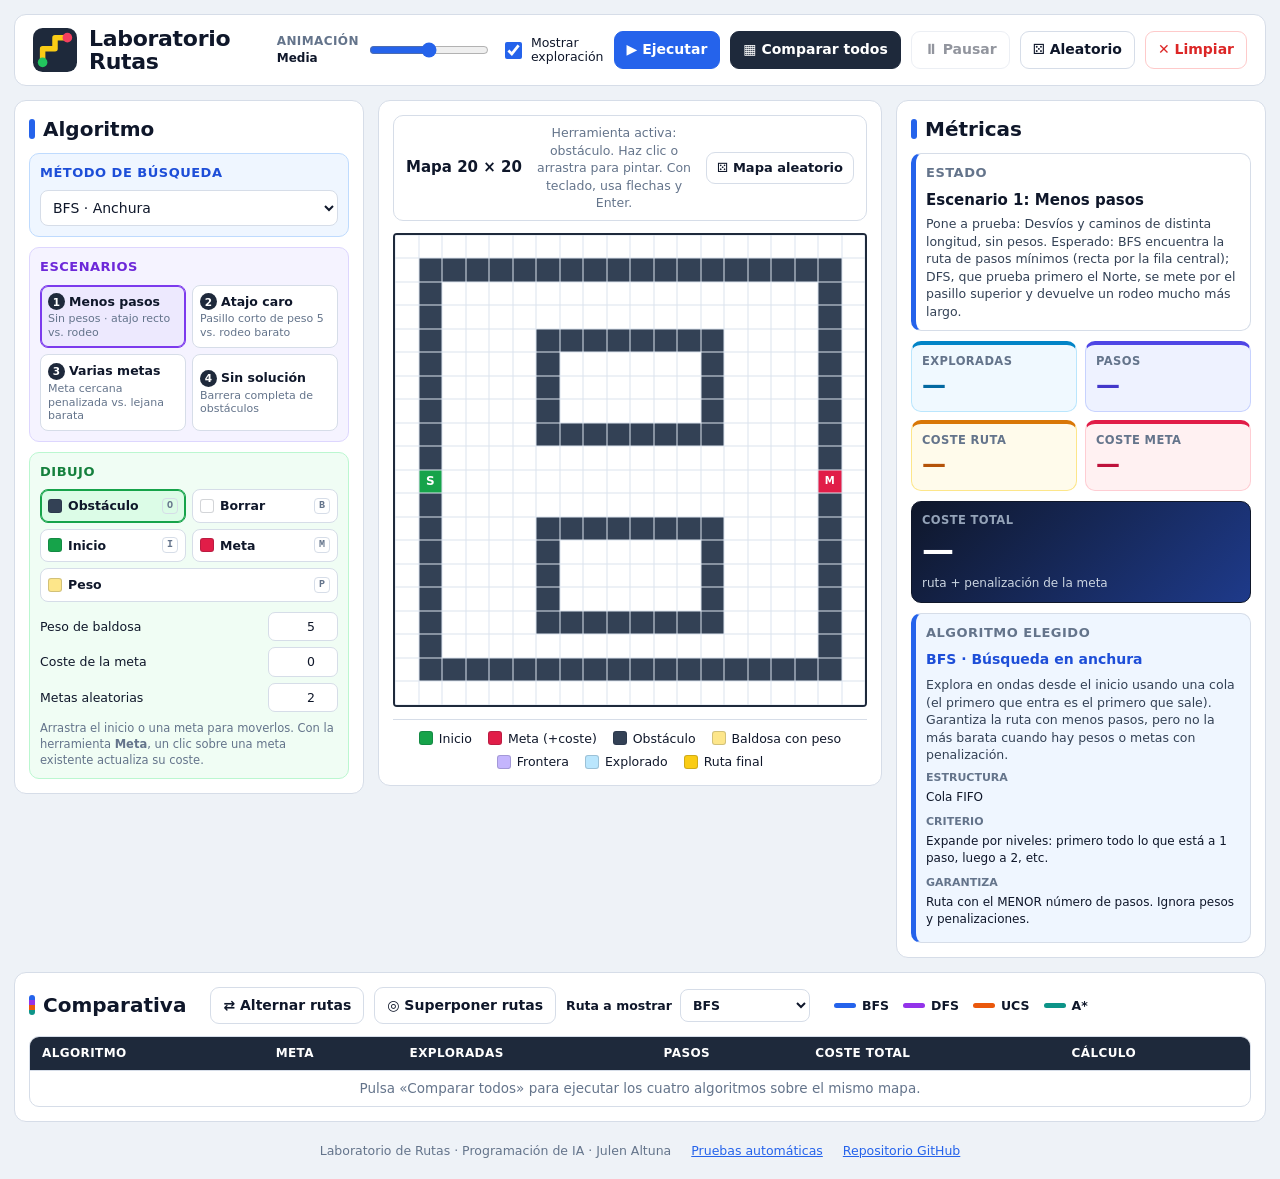
<file: index.html>
<!DOCTYPE html>
<html lang="es">
<head>
  <meta charset="UTF-8" />
  <meta name="viewport" content="width=device-width, initial-scale=1.0" />
  <meta name="description" content="Laboratorio de rutas: BFS, DFS, UCS y A* sobre un tablero editable de 20 x 20." />
  <title>Laboratorio Rutas · BFS, DFS, UCS y A*</title>
  <link rel="icon" href="data:image/svg+xml,%3Csvg xmlns='http://www.w3.org/2000/svg' viewBox='0 0 32 32'%3E%3Crect width='32' height='32' rx='7' fill='%231e293b'/%3E%3Cpath d='M7 25V15h9V7h9' fill='none' stroke='%23facc15' stroke-width='4' stroke-linecap='round' stroke-linejoin='round'/%3E%3Ccircle cx='7' cy='25' r='3.5' fill='%2322c55e'/%3E%3Ccircle cx='25' cy='7' r='3.5' fill='%23f43f5e'/%3E%3C/svg%3E" />
  <link rel="stylesheet" href="css/styles.css" />
</head>

<body>
  <!-- ============================ CABECERA ============================ -->
  <header class="topbar">
    <div class="brand">
      <svg class="logo" viewBox="0 0 32 32" aria-hidden="true">
        <rect width="32" height="32" rx="7" fill="#1e293b" />
        <path d="M7 25V15h9V7h9" fill="none" stroke="#facc15" stroke-width="4" stroke-linecap="round" stroke-linejoin="round" />
        <circle cx="7" cy="25" r="3.5" fill="#22c55e" />
        <circle cx="25" cy="7" r="3.5" fill="#f43f5e" />
      </svg>
      <h1>Laboratorio<br />Rutas</h1>
    </div>

    <div class="top-controls">
      <label class="speed">
        <span>Animación</span>
        <input id="speed" type="range" min="1" max="5" step="1" value="3" aria-describedby="speedLabel" />
        <small id="speedLabel">Media</small>
      </label>

      <label class="check">
        <input id="showExploration" type="checkbox" checked />
        <span>Mostrar<br />exploración</span>
      </label>

      <button id="btnEjecutar" class="btn btn-primary" type="button">▶ Ejecutar</button>
      <button id="btnComparar" class="btn btn-dark" type="button">▦ Comparar todos</button>
      <button id="btnPausar" class="btn" type="button" disabled>⏸ Pausar</button>
      <button id="btnAleatorio" class="btn" type="button">⚄ Aleatorio</button>
      <button id="btnLimpiar" class="btn btn-danger" type="button">✕ Limpiar</button>
    </div>
  </header>

  <main class="layout">
    <!-- ======================= PANEL IZQUIERDO: ALGORITMO ======================= -->
    <aside class="panel" aria-labelledby="h-algoritmo">
      <h2 id="h-algoritmo" class="panel-title">Algoritmo</h2>

      <section class="card c-blue">
        <h3>Método de búsqueda</h3>
        <select id="algorithm" class="select" aria-label="Método de búsqueda">
          <option value="bfs">BFS · Anchura</option>
          <option value="dfs">DFS · Profundidad</option>
          <option value="ucs">UCS · Coste uniforme</option>
          <option value="astar">A* · Heurística</option>
        </select>
      </section>

      <section class="card c-violet">
        <h3>Escenarios</h3>
        <div id="scenarios" class="scenario-grid"></div>
      </section>

      <section class="card c-green">
        <h3>Dibujo</h3>
        <div class="tools" role="radiogroup" aria-label="Herramienta de dibujo">
          <button class="tool active" data-tool="wall" type="button" role="radio" aria-checked="true"><i class="sw sw-wall"></i>Obstáculo <kbd>O</kbd></button>
          <button class="tool" data-tool="erase" type="button" role="radio" aria-checked="false"><i class="sw sw-empty"></i>Borrar <kbd>B</kbd></button>
          <button class="tool" data-tool="start" type="button" role="radio" aria-checked="false"><i class="sw sw-start"></i>Inicio <kbd>I</kbd></button>
          <button class="tool" data-tool="goal" type="button" role="radio" aria-checked="false"><i class="sw sw-goal"></i>Meta <kbd>M</kbd></button>
          <button class="tool wide" data-tool="weight" type="button" role="radio" aria-checked="false"><i class="sw sw-weight"></i>Peso <kbd>P</kbd></button>
        </div>
        <div class="inputs">
          <label><span>Peso de baldosa</span><input id="tileWeight" type="number" min="2" max="99" value="5" /></label>
          <label><span>Coste de la meta</span><input id="goalPenalty" type="number" min="0" max="999" value="0" /></label>
          <label><span>Metas aleatorias</span><input id="randomGoals" type="number" min="1" max="10" value="2" /></label>
        </div>
        <p class="hint">Arrastra el inicio o una meta para moverlos. Con la herramienta <b>Meta</b>, un clic sobre una meta existente actualiza su coste.</p>
      </section>
    </aside>

    <!-- ============================ ZONA CENTRAL: MAPA ============================ -->
    <section class="panel map-panel" aria-labelledby="h-mapa">
      <div class="map-toolbar">
        <h2 id="h-mapa">Mapa 20 × 20</h2>
        <p id="toolHint" aria-live="polite"></p>
        <button id="btnMapaAleatorio" class="btn btn-small" type="button">⚄ Mapa aleatorio</button>
      </div>

      <div class="board-wrap">
        <div class="board">
          <div id="grid" class="grid" role="grid" tabindex="0" aria-label="Tablero de 20 por 20. Usa las flechas para moverte y Enter para aplicar la herramienta."></div>
          <svg id="routes" class="routes" viewBox="0 0 20 20" preserveAspectRatio="none" aria-hidden="true"></svg>
        </div>
      </div>

      <ul class="legend" aria-label="Leyenda del mapa">
        <li><i class="sw sw-start"></i>Inicio</li>
        <li><i class="sw sw-goal"></i>Meta (+coste)</li>
        <li><i class="sw sw-wall"></i>Obstáculo</li>
        <li><i class="sw sw-weight"></i>Baldosa con peso</li>
        <li><i class="sw sw-frontier"></i>Frontera</li>
        <li><i class="sw sw-explored"></i>Explorado</li>
        <li><i class="sw sw-path"></i>Ruta final</li>
      </ul>
    </section>

    <!-- ======================= PANEL DERECHO: MÉTRICAS ======================= -->
    <aside class="panel" aria-labelledby="h-metricas">
      <h2 id="h-metricas" class="panel-title">Métricas</h2>

      <section class="card status" id="statusCard" data-kind="info" aria-live="polite">
        <h3>Estado</h3>
        <p id="statusTitle" class="status-title">Preparado</p>
        <p id="statusText" class="status-text"></p>
      </section>

      <section class="metrics">
        <div class="metric m-explored"><span>Exploradas</span><strong id="mExplored">—</strong></div>
        <div class="metric m-steps"><span>Pasos</span><strong id="mSteps">—</strong></div>
        <div class="metric m-path"><span>Coste ruta</span><strong id="mPathCost">—</strong></div>
        <div class="metric m-goal"><span>Coste meta</span><strong id="mPenalty">—</strong></div>
      </section>

      <section class="card total">
        <span>Coste total</span>
        <strong id="mTotal">—</strong>
        <small id="mCalc">ruta + penalización de la meta</small>
      </section>

      <section class="card explain" id="explain"></section>
    </aside>
  </main>

  <!-- ============================ COMPARATIVA ============================ -->
  <section class="panel compare" aria-labelledby="h-comparativa">
    <div class="compare-head">
      <h2 id="h-comparativa" class="panel-title">Comparativa</h2>
      <div class="compare-controls">
        <button id="btnAlternar" class="btn" type="button">⇄ Alternar rutas</button>
        <button id="btnSuperponer" class="btn" type="button">◎ Superponer rutas</button>
        <label class="route-select">
          <span>Ruta a mostrar</span>
          <select id="routeSelect" class="select" aria-label="Ruta a mostrar">
            <option value="bfs" selected>BFS</option>
            <option value="dfs">DFS</option>
            <option value="ucs">UCS</option>
            <option value="astar">A*</option>
          </select>
        </label>
      </div>
      <ul class="alg-legend" aria-label="Colores de cada algoritmo">
        <li><i class="line l-bfs"></i>BFS</li>
        <li><i class="line l-dfs"></i>DFS</li>
        <li><i class="line l-ucs"></i>UCS</li>
        <li><i class="line l-astar"></i>A*</li>
      </ul>
    </div>

    <div class="table-wrap">
      <table class="compare-table">
        <thead>
          <tr><th>Algoritmo</th><th>Meta</th><th>Exploradas</th><th>Pasos</th><th>Coste total</th><th>Cálculo</th></tr>
        </thead>
        <tbody id="compareBody"></tbody>
      </table>
    </div>
    <div id="conclusions" class="conclusions"></div>
  </section>

  <footer class="footer">
    <span>Laboratorio de Rutas · Programación de IA · Julen Altuna</span>
    <a href="tests/tests.html">Pruebas automáticas</a>
    <a href="https://github.com/altu44/laboratorio-rutas" target="_blank" rel="noopener">Repositorio GitHub</a>
  </footer>

  <script src="js/grid.js"></script>
  <script src="js/priorityQueue.js"></script>
  <script src="js/algorithms.js"></script>
  <script src="js/scenarios.js"></script>
  <script src="js/app.js"></script>
</body>
</html>
</file>
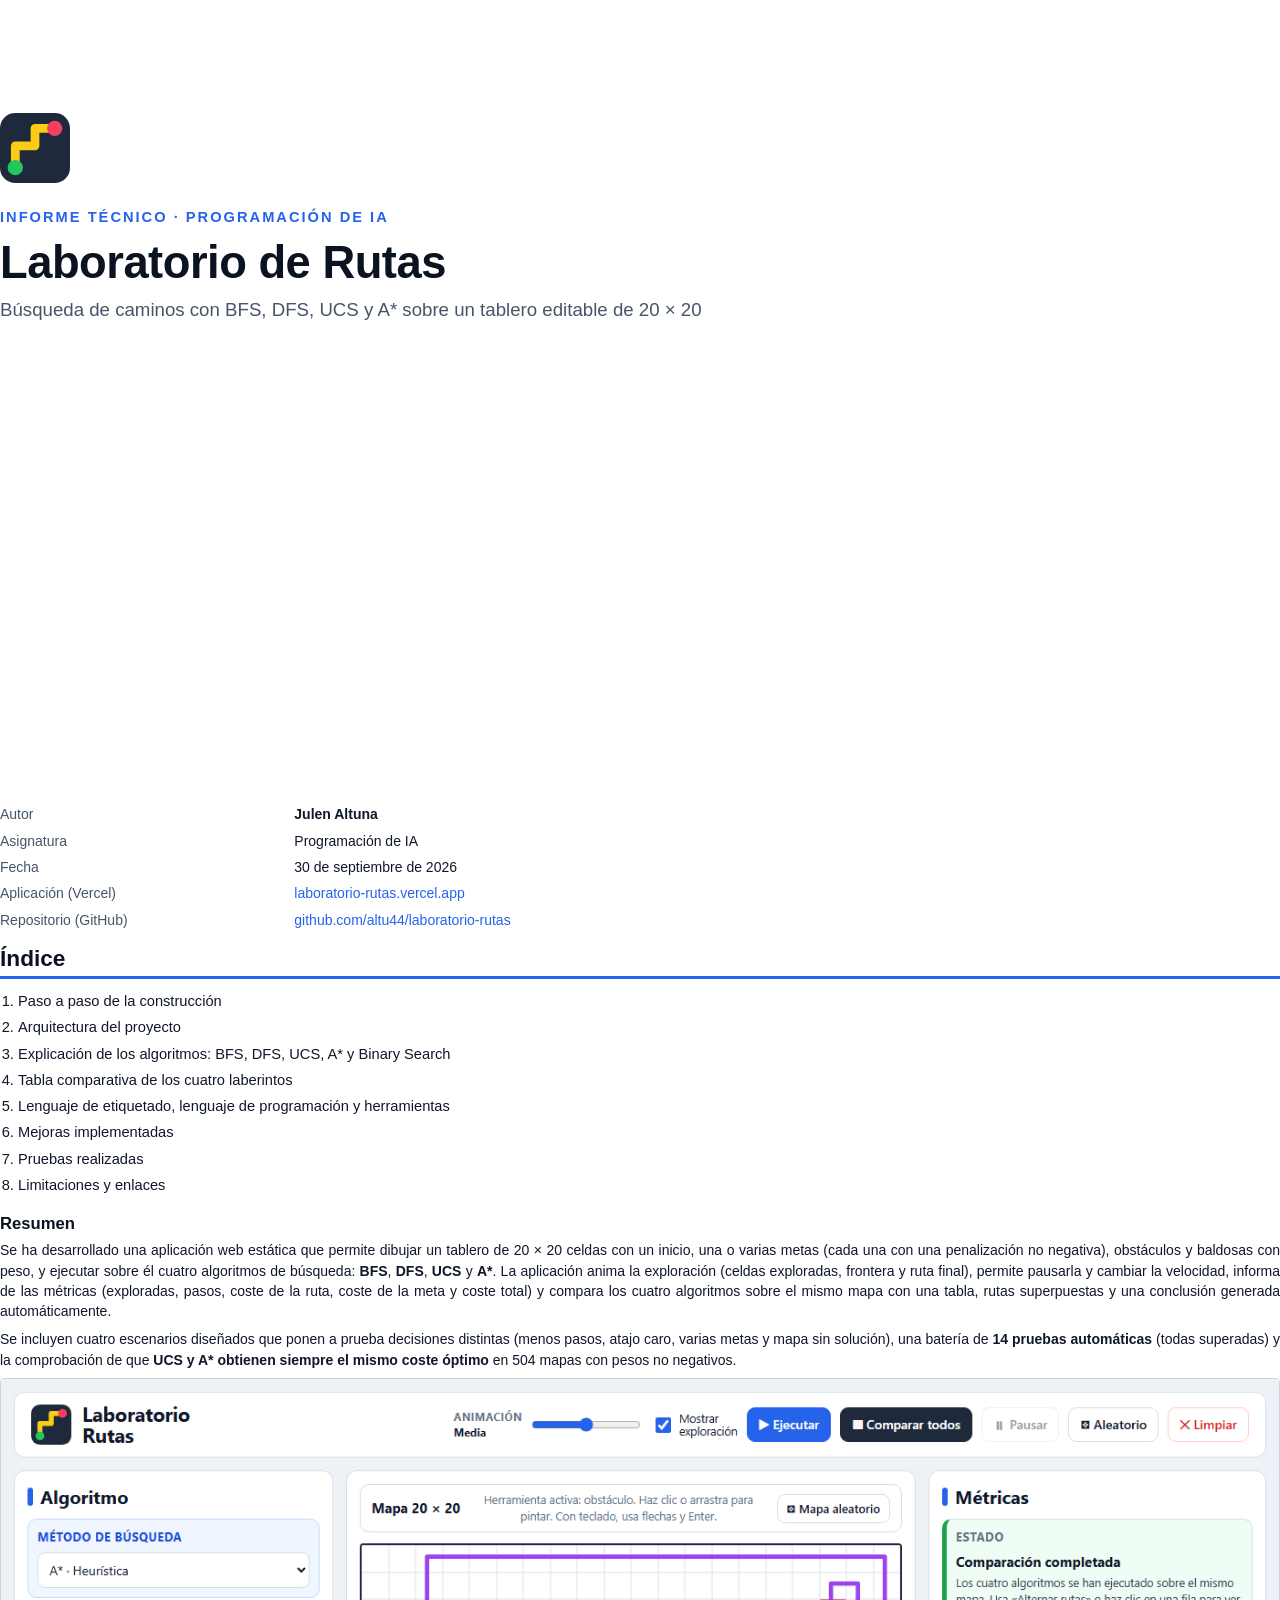
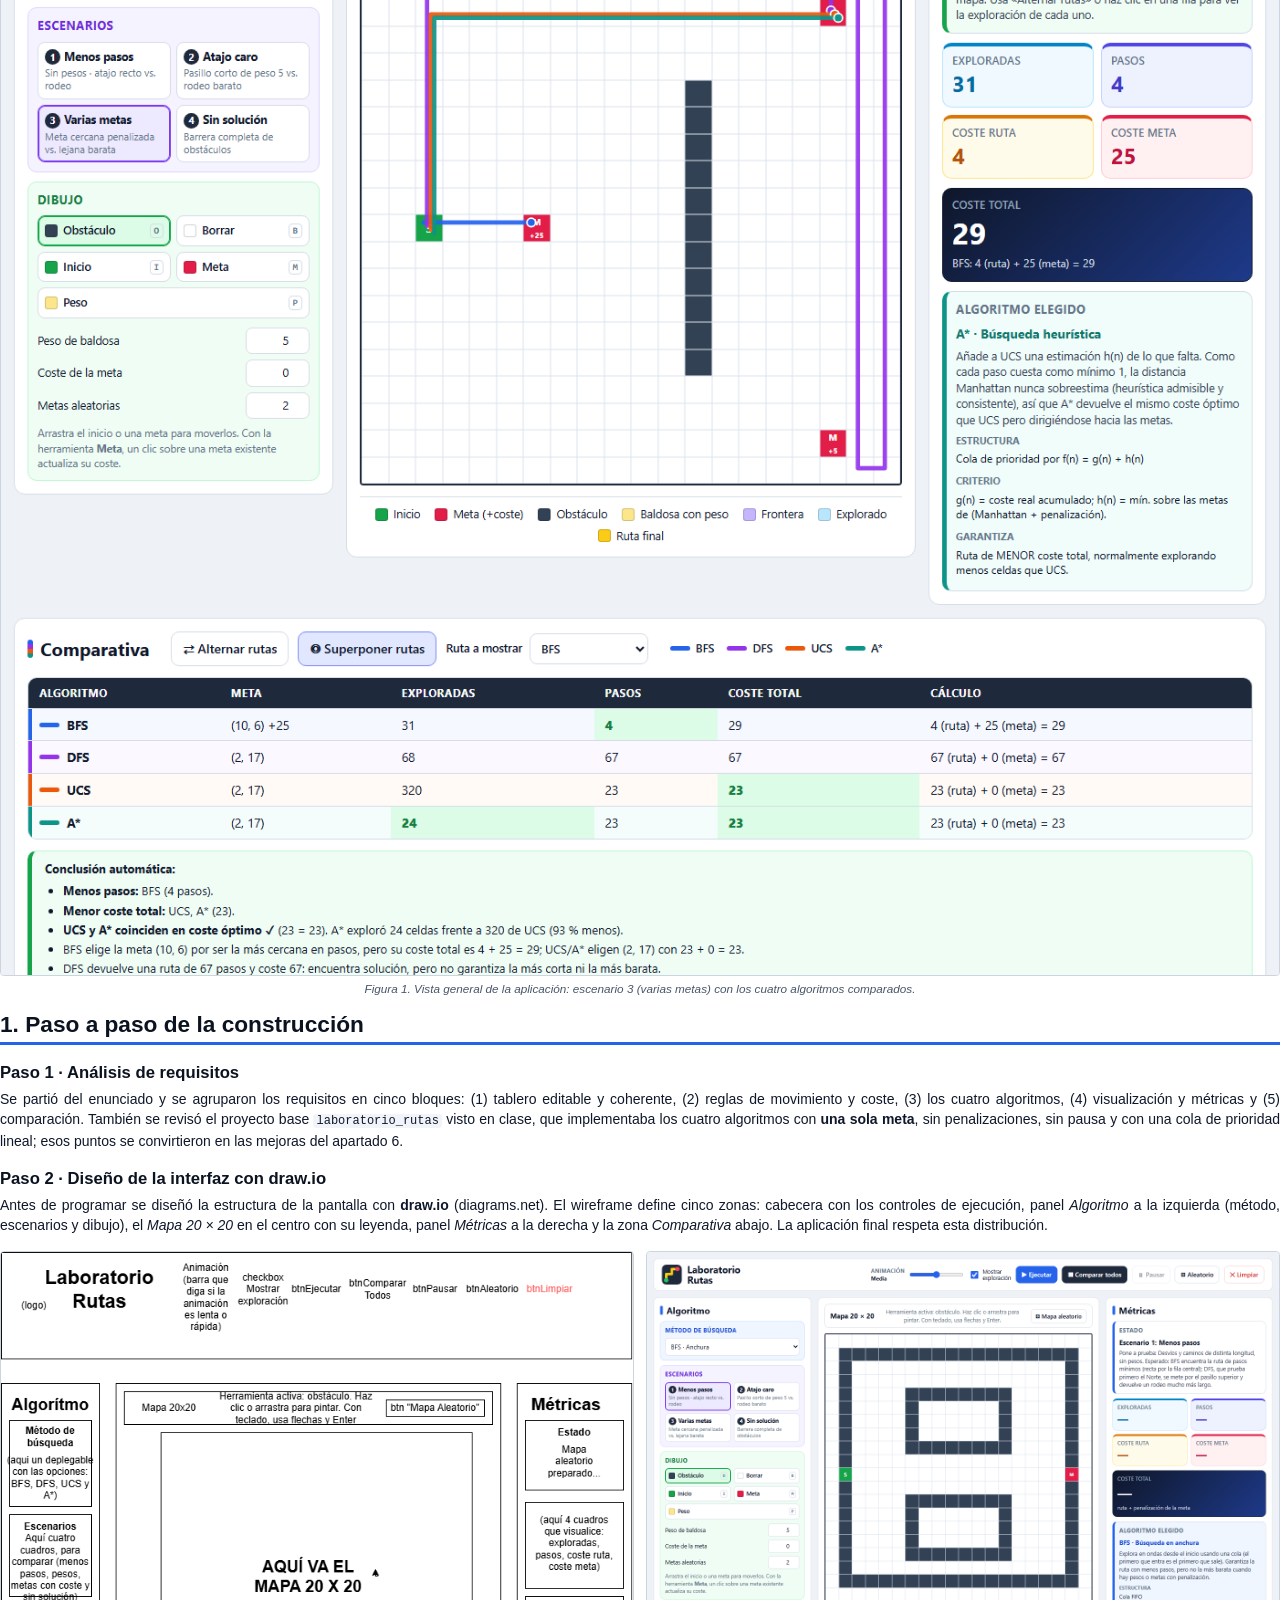
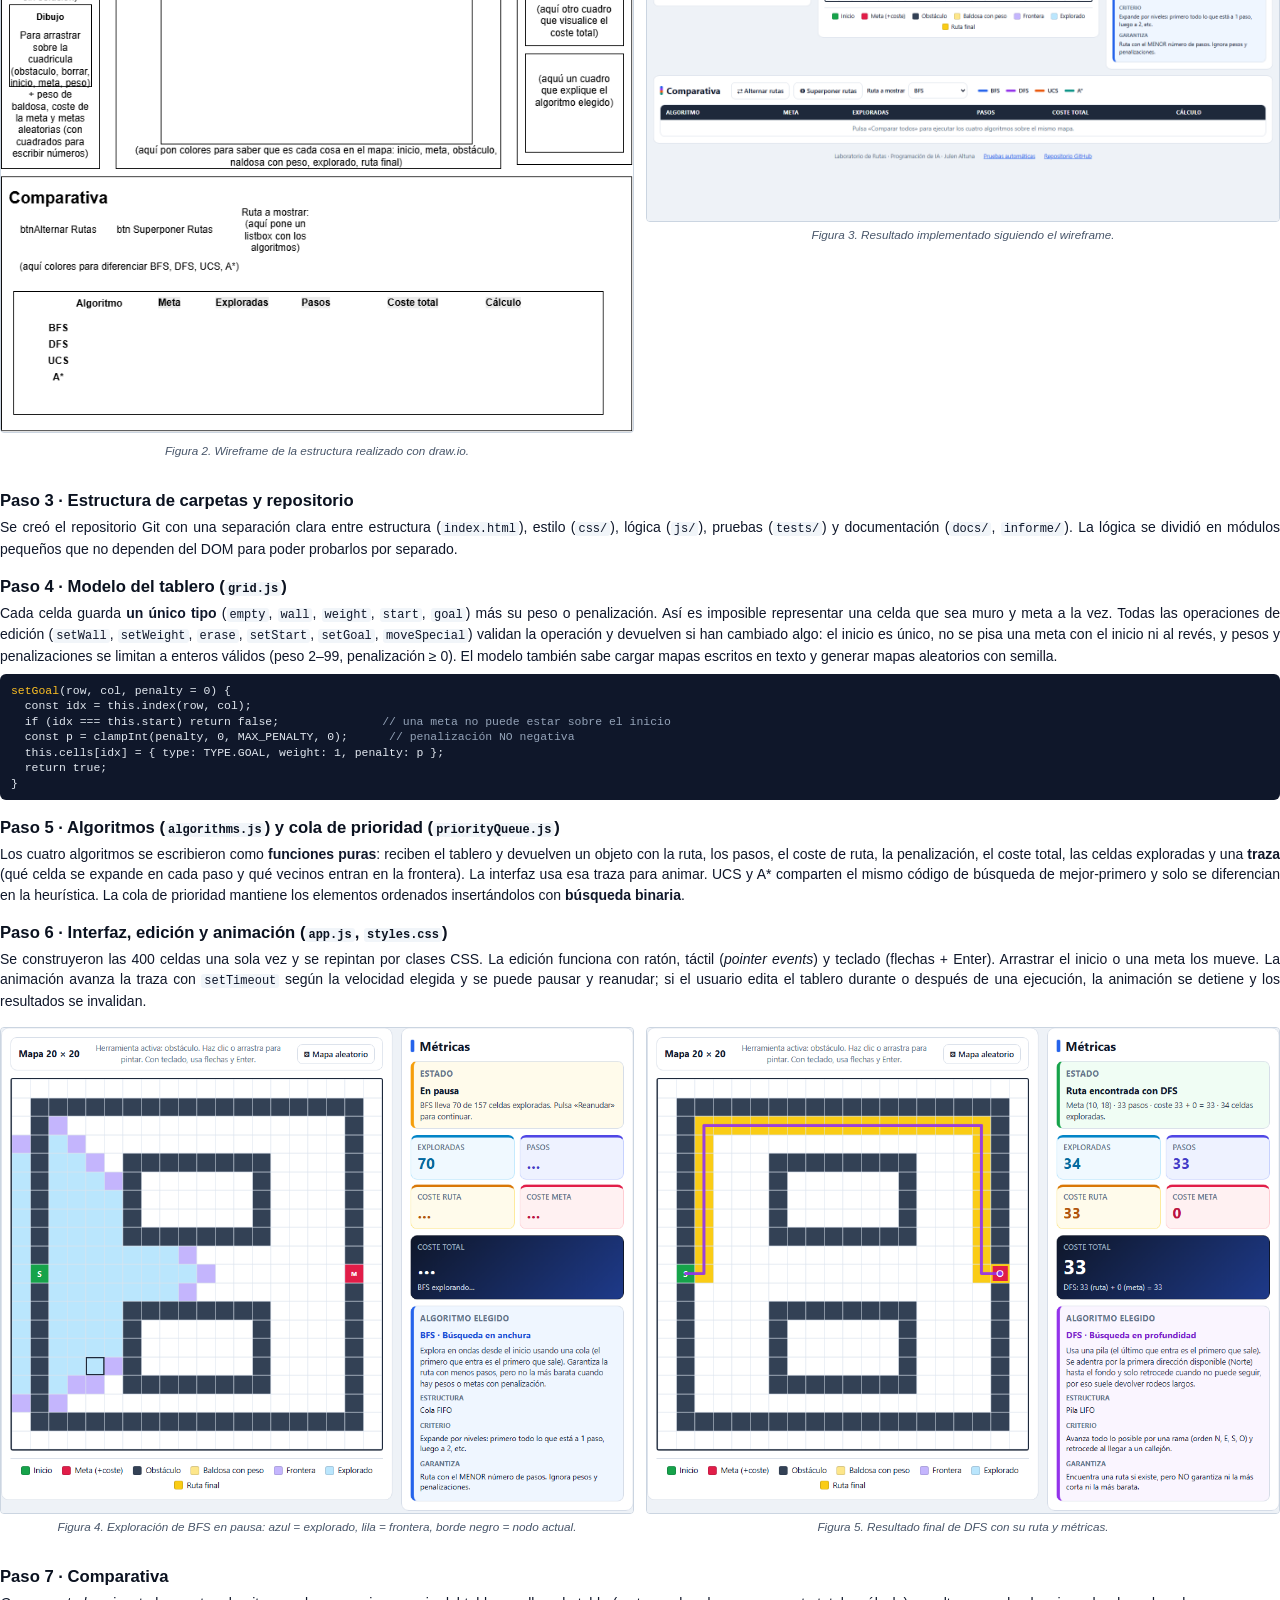
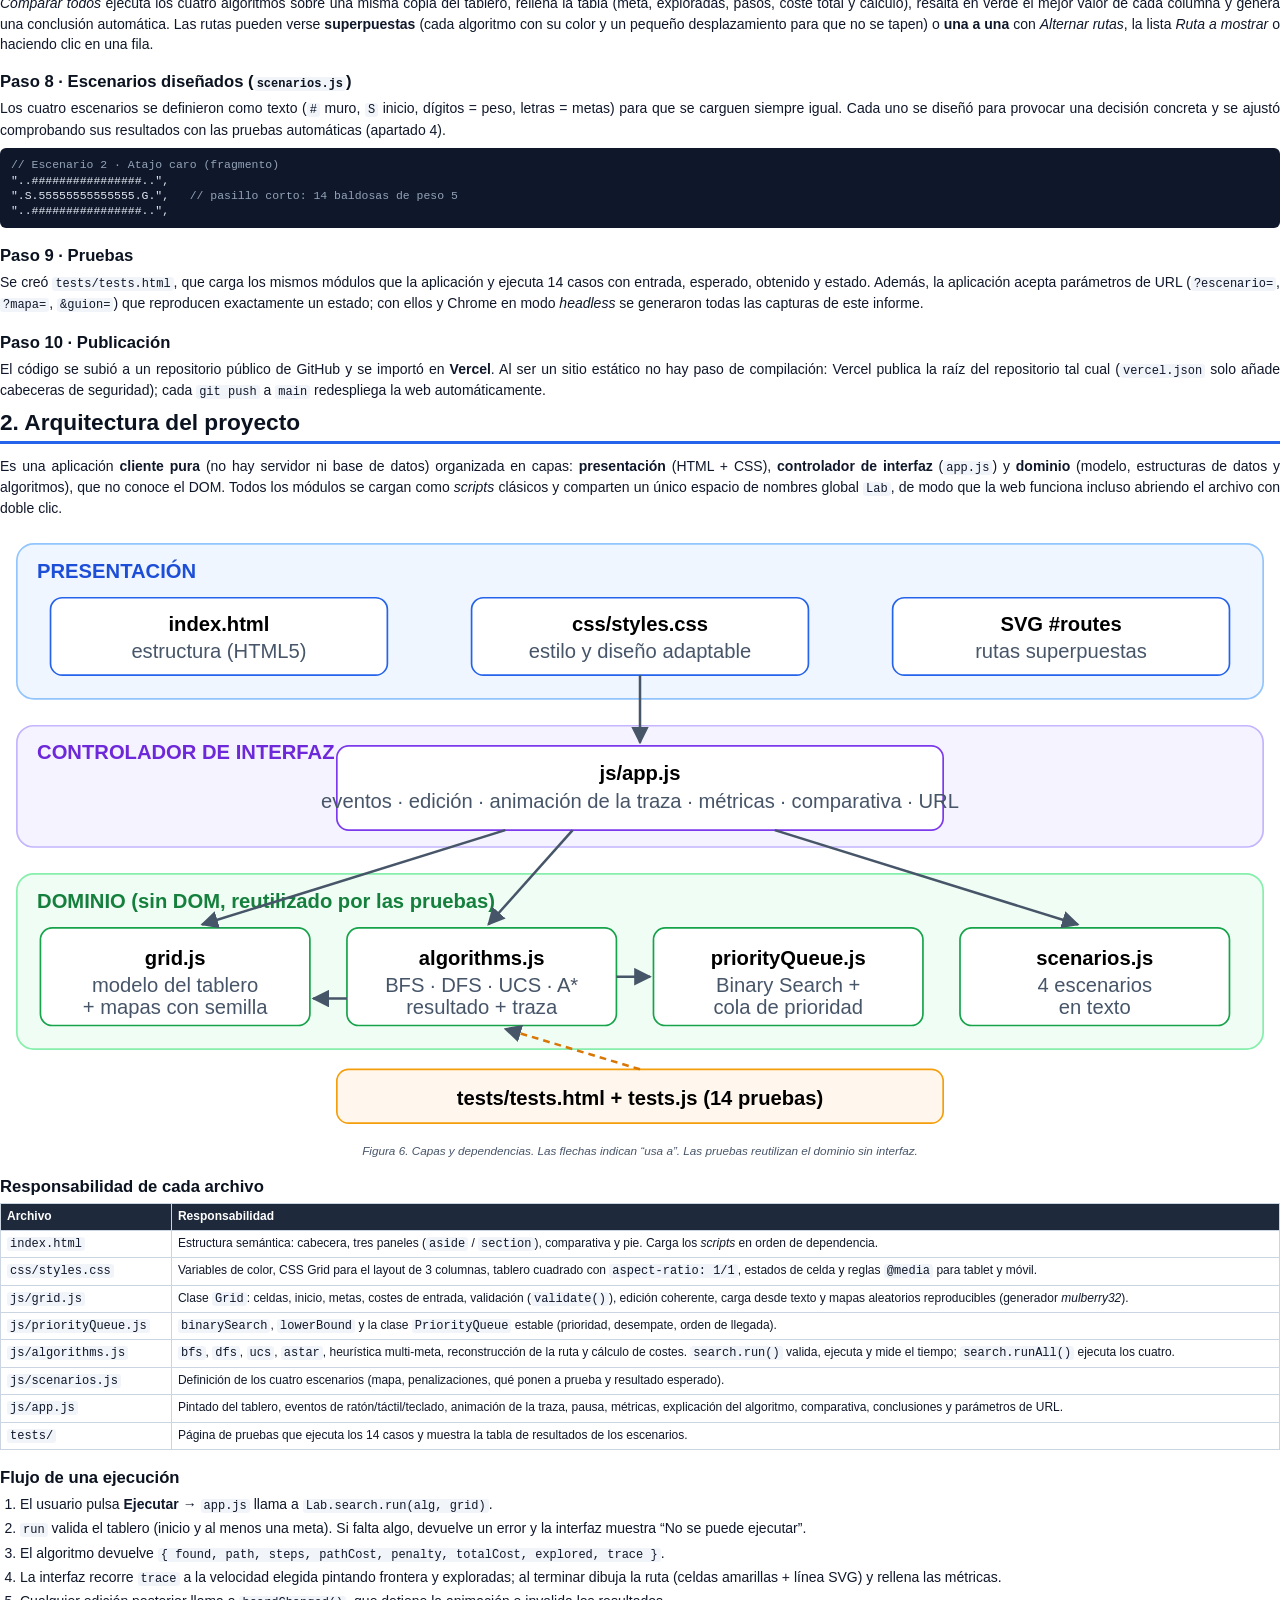
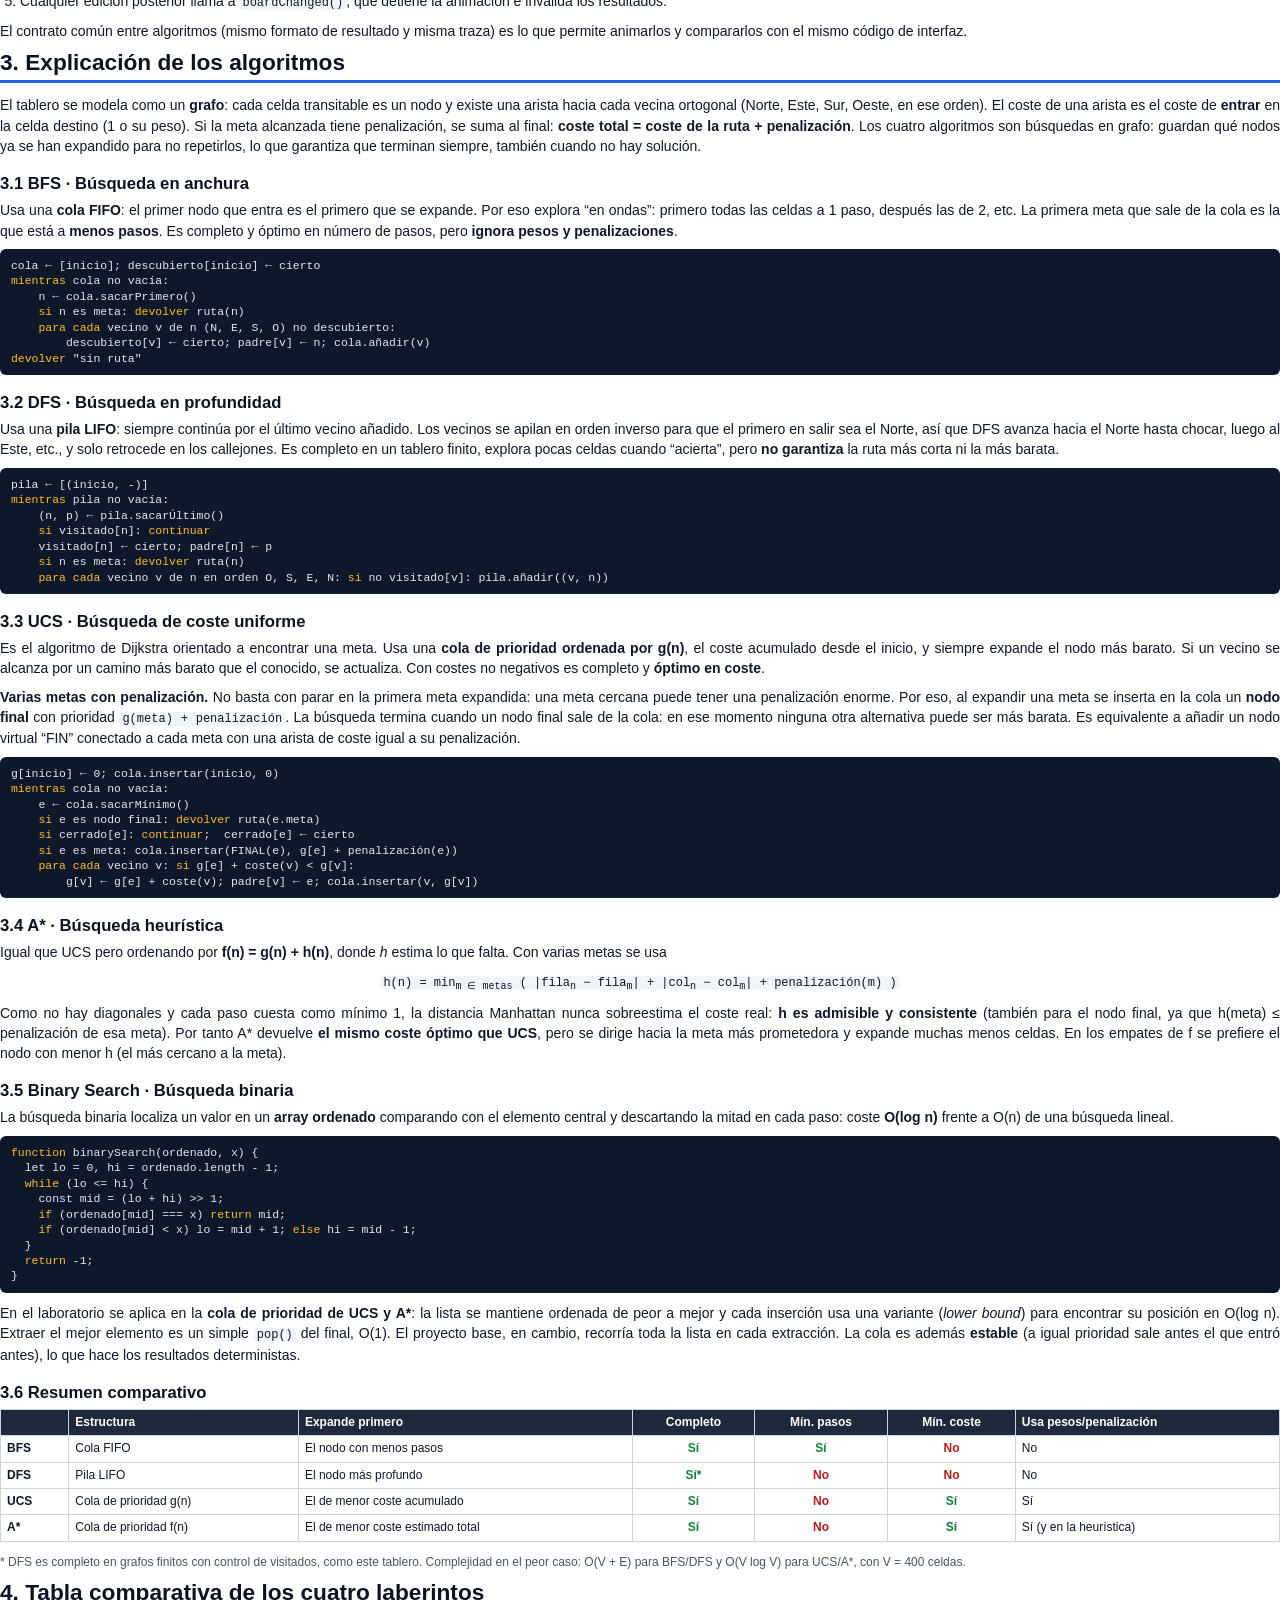
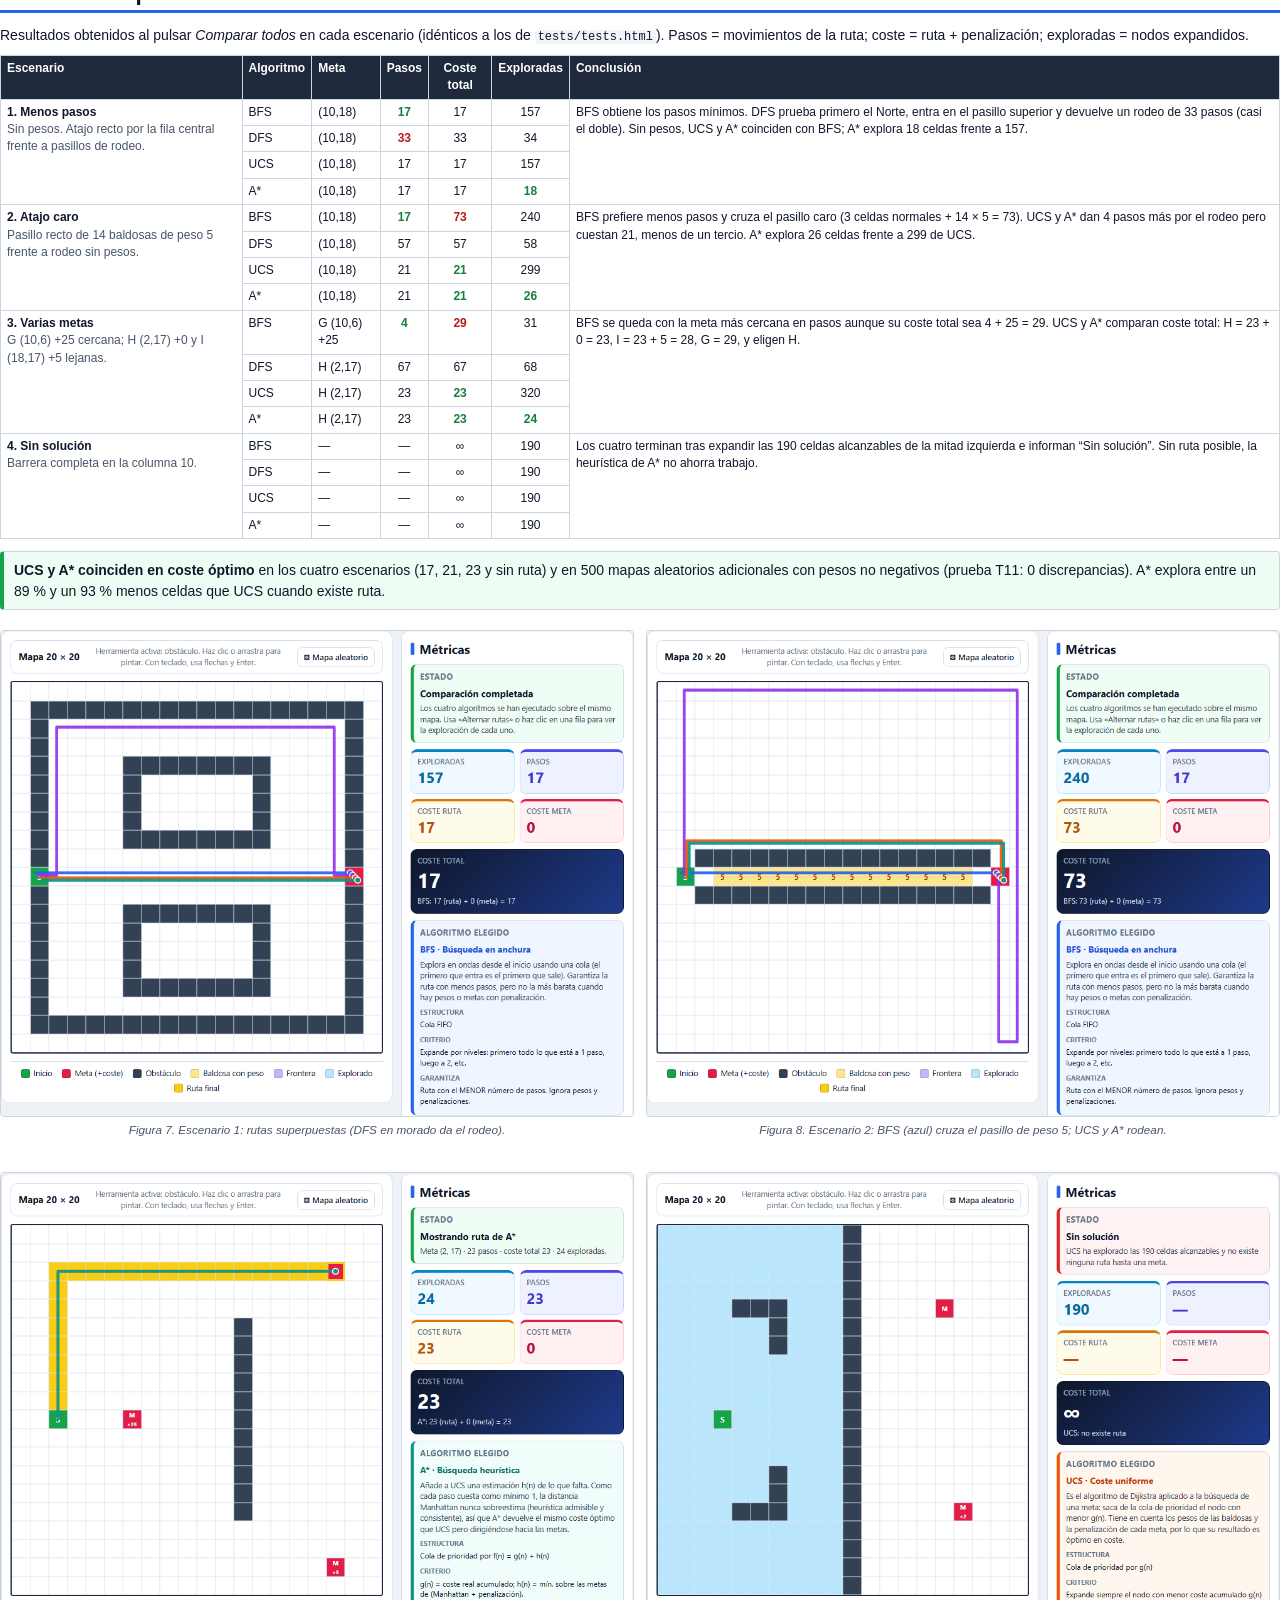
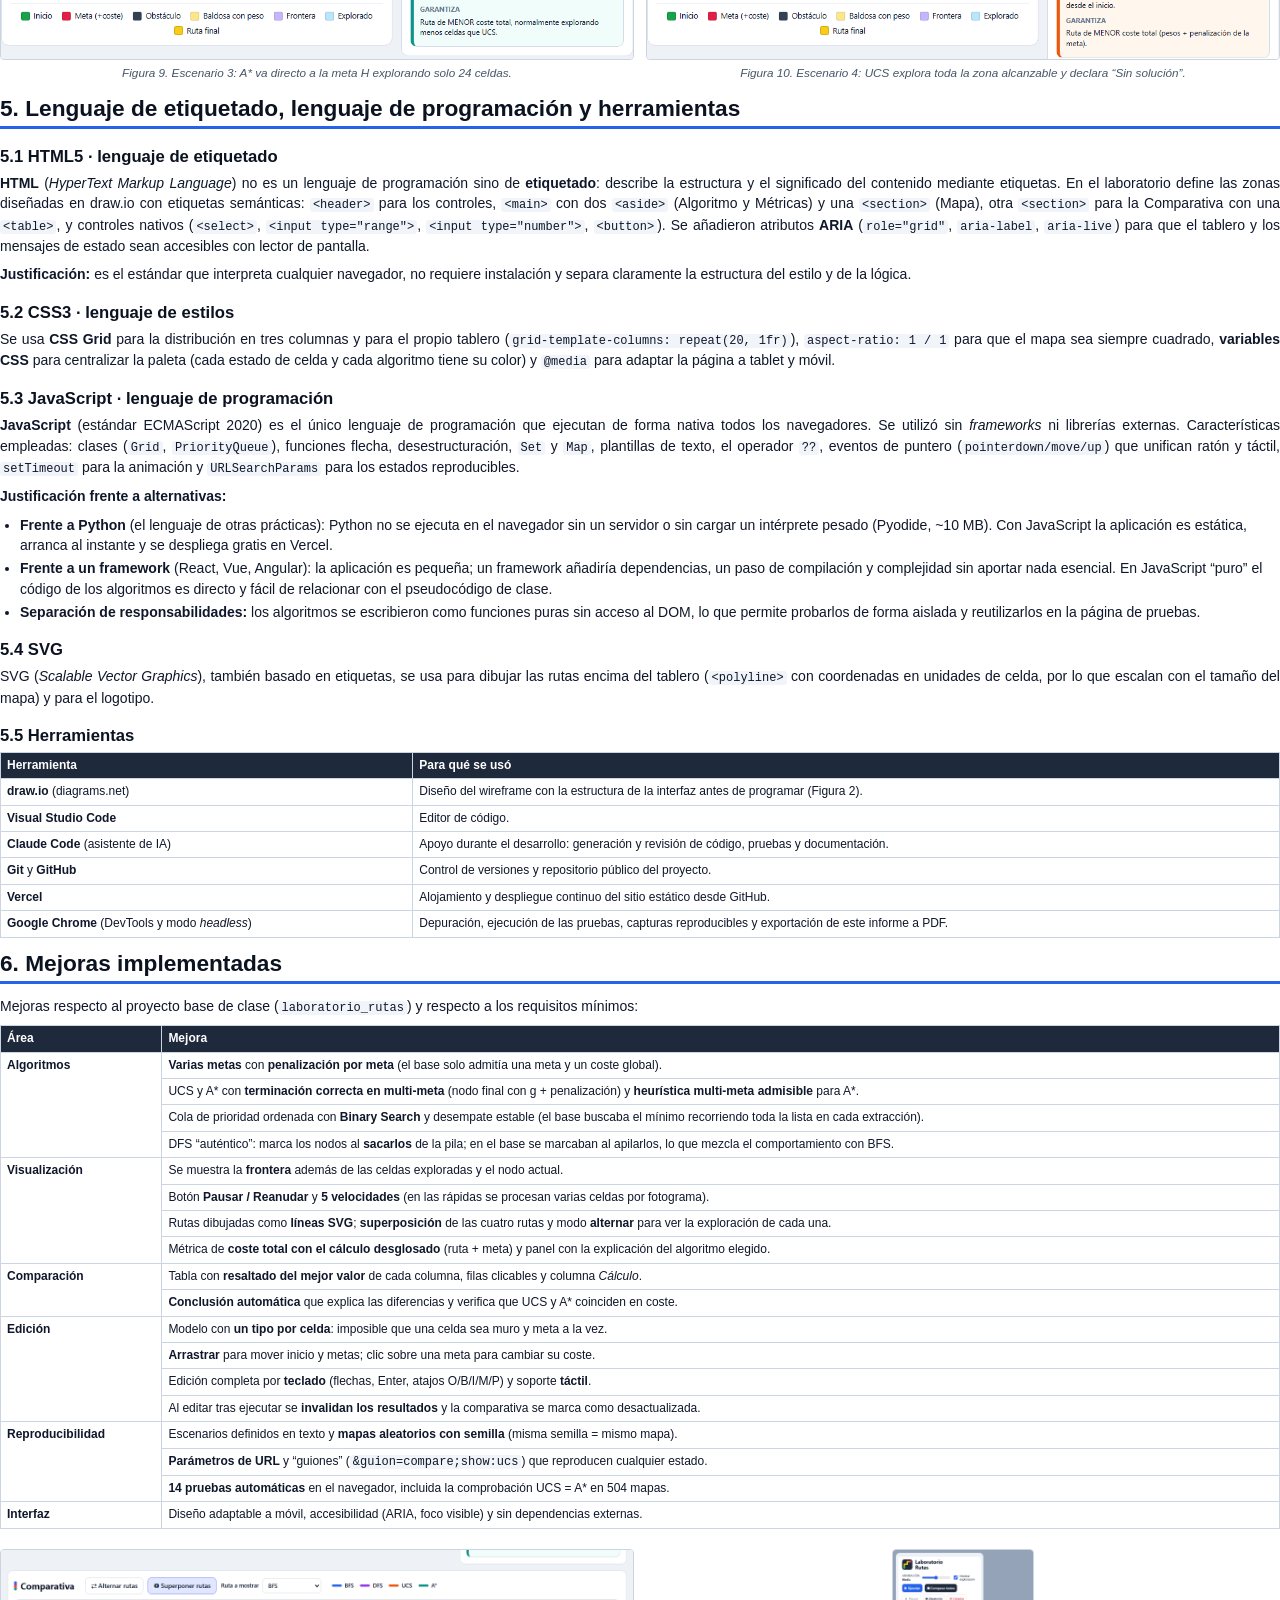
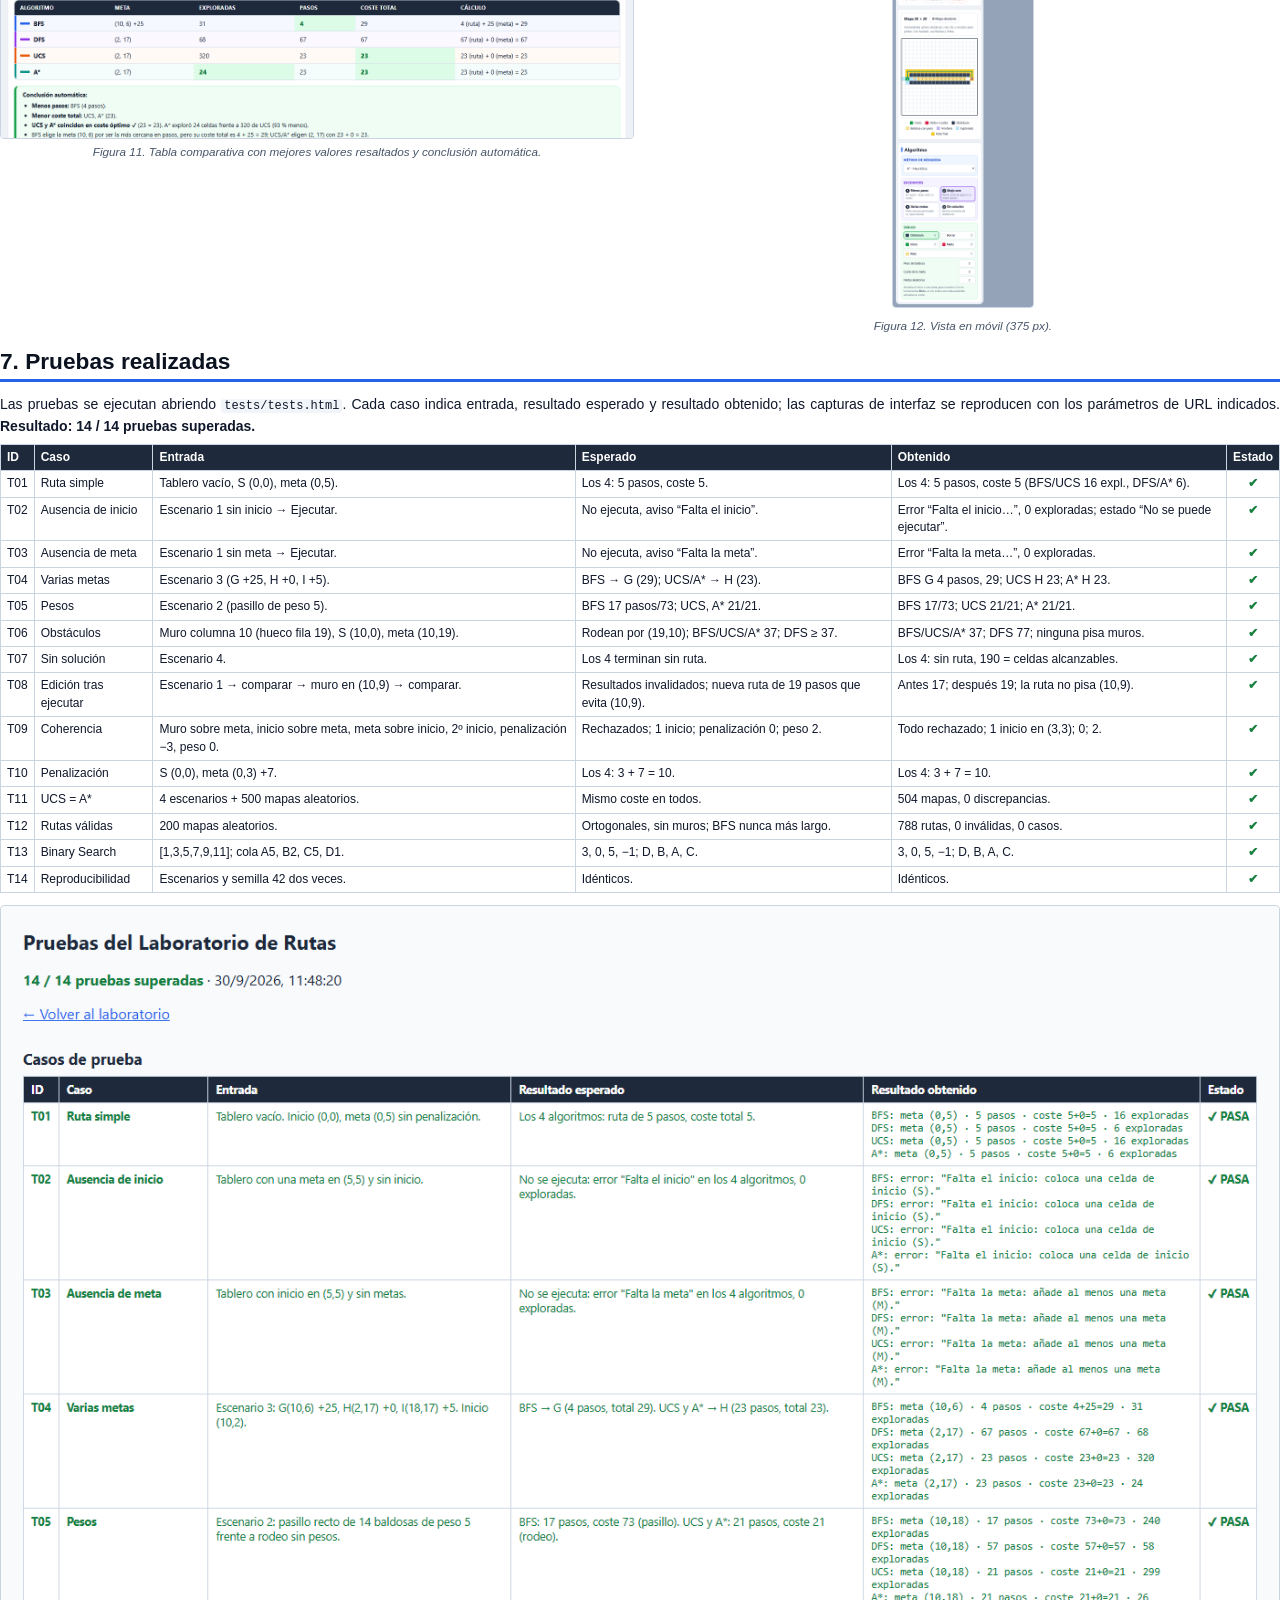
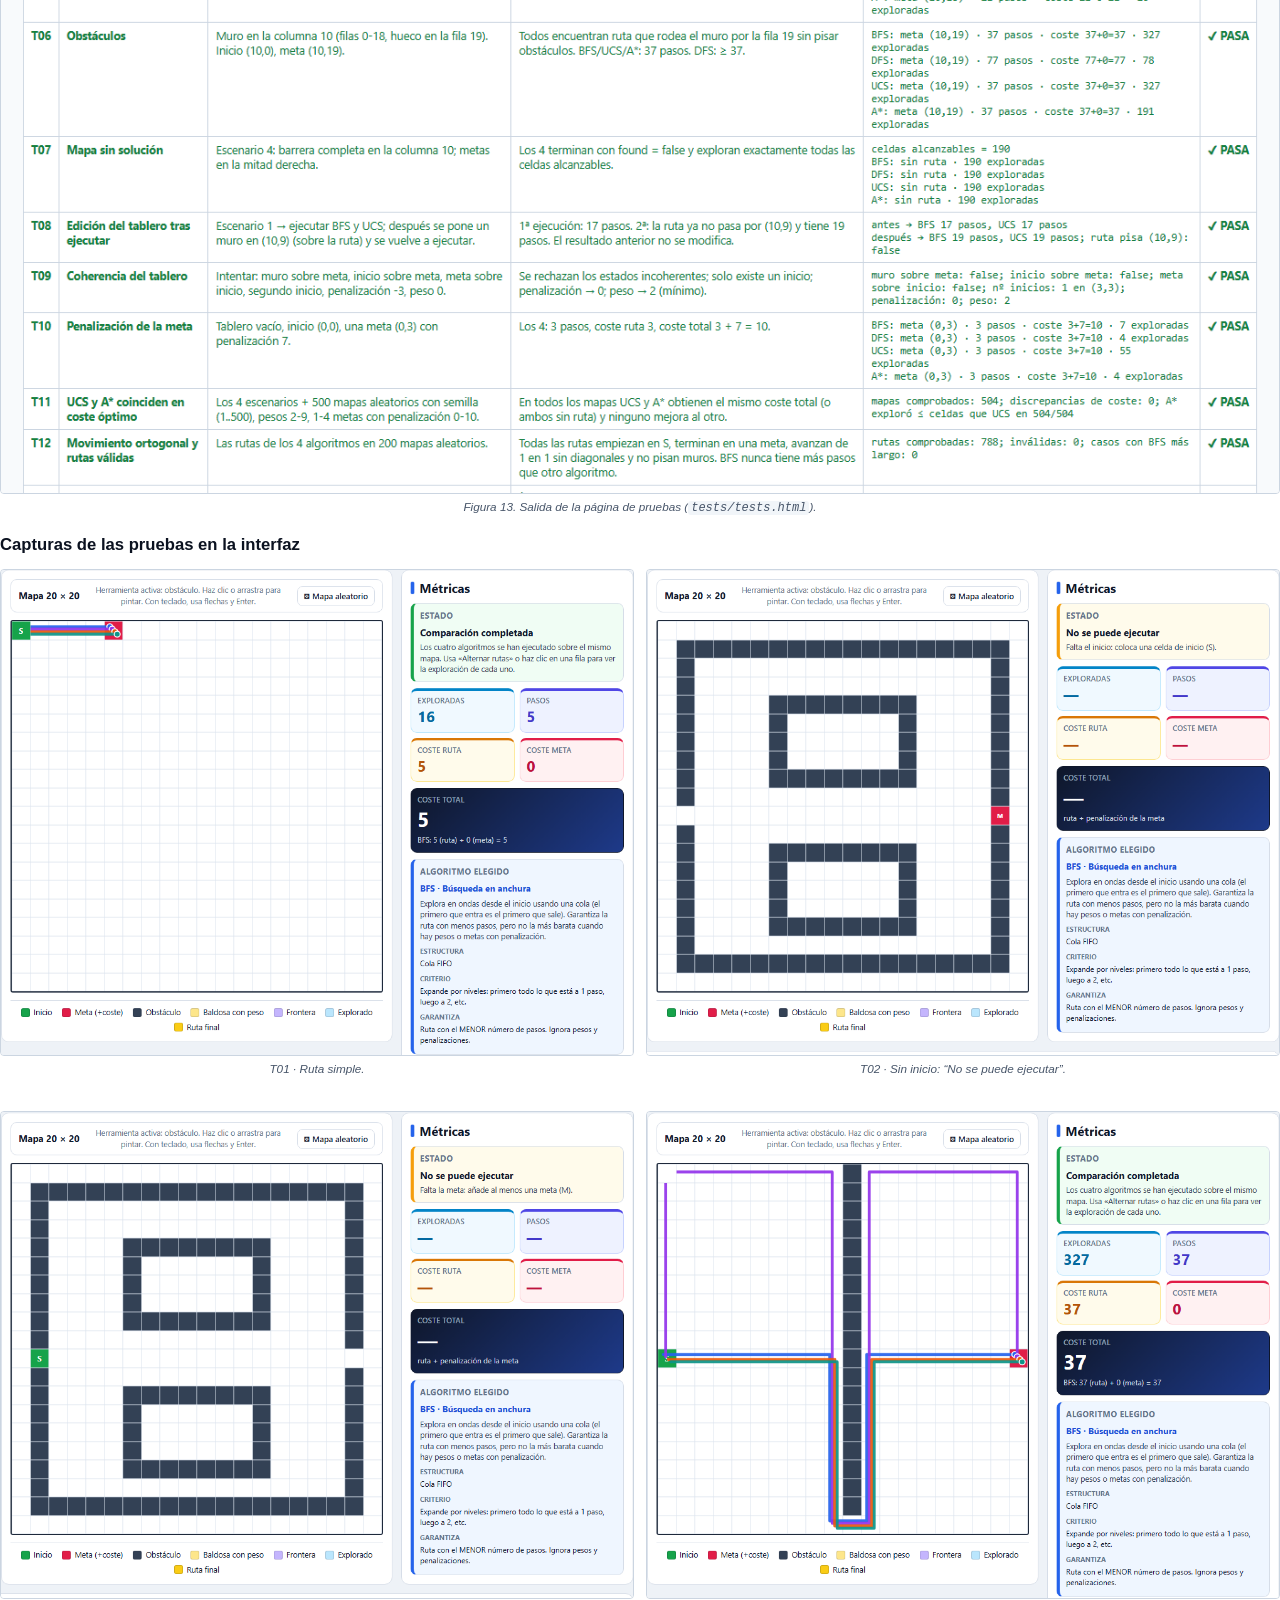
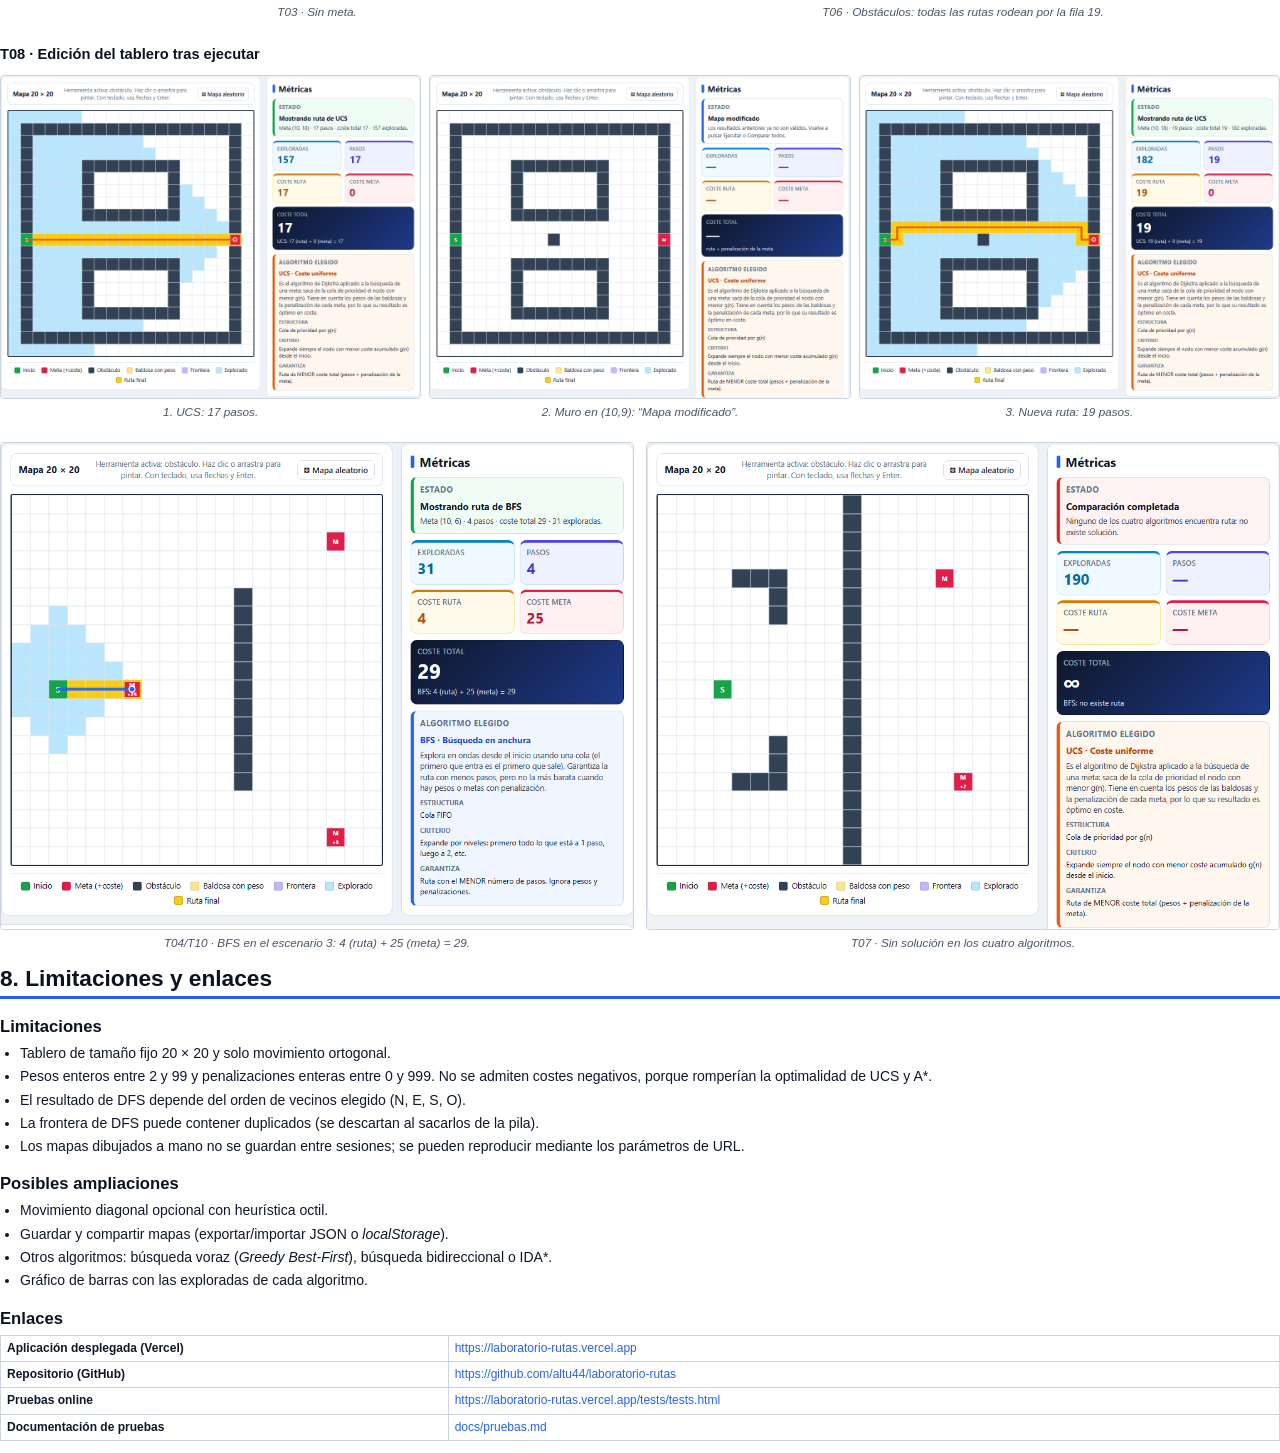
<file: informe/informe.html>
<!DOCTYPE html>
<html lang="es">
<head>
<meta charset="UTF-8" />
<title>Informe técnico · Laboratorio de Rutas</title>
<style>
  @page { size: A4; margin: 18mm 16mm 18mm 16mm; }
  :root { --ink:#0f172a; --muted:#475569; --line:#cbd5e1; --accent:#2563eb; --soft:#f1f5f9; }
  * { box-sizing: border-box; }
  body { font-family: "Segoe UI", Calibri, Arial, sans-serif; color: var(--ink); font-size: 10.5pt; line-height: 1.45; margin: 0; }
  h1, h2, h3, h4 { line-height: 1.2; color: #0b1220; }
  h2 { font-size: 17pt; border-bottom: 3px solid var(--accent); padding-bottom: 4px; margin: 0 0 12px; break-after: avoid; }
  h3 { font-size: 12.5pt; margin: 18px 0 6px; break-after: avoid; }
  h4 { font-size: 11pt; margin: 12px 0 4px; break-after: avoid; }
  p { margin: 0 0 8px; text-align: justify; }
  ul, ol { margin: 4px 0 8px; padding-left: 20px; }
  li { margin-bottom: 3px; }
  a { color: var(--accent); text-decoration: none; }
  code { font-family: Consolas, "Courier New", monospace; font-size: 9pt; background: var(--soft); padding: 0 3px; border-radius: 3px; }
  pre { font-family: Consolas, "Courier New", monospace; font-size: 8.6pt; line-height: 1.35; background: #0f172a; color: #e2e8f0; padding: 9px 11px; border-radius: 6px; white-space: pre-wrap; margin: 6px 0 10px; break-inside: avoid; }
  pre .c { color: #94a3b8; } pre .k { color: #fbbf24; }
  table { border-collapse: collapse; width: 100%; margin: 6px 0 12px; font-size: 9pt; break-inside: auto; }
  th, td { border: 1px solid var(--line); padding: 4px 6px; vertical-align: top; text-align: left; }
  th { background: #1e293b; color: #fff; font-weight: 600; }
  tr { break-inside: avoid; }
  td.c, th.c { text-align: center; }
  .ok { color: #15803d; font-weight: 700; }
  .ko { color: #b91c1c; font-weight: 700; }
  section.chapter { break-before: page; }
  figure { margin: 8px 0 14px; break-inside: avoid; text-align: center; }
  figure img { max-width: 100%; border: 1px solid var(--line); border-radius: 4px; }
  figcaption { font-size: 8.8pt; color: var(--muted); margin-top: 4px; font-style: italic; }
  .crop { position: relative; overflow: hidden; width: 100%; aspect-ratio: var(--w) / var(--h); border: 1px solid var(--line); border-radius: 4px; margin: 0 auto; }
  .crop img { position: absolute; max-width: none; border: 0; width: calc(1400 / var(--w) * 100%); left: calc(var(--x) / var(--w) * -100%); top: calc(var(--y) / var(--h) * -100%); }
  .two { display: grid; grid-template-columns: 1fr 1fr; gap: 12px; }
  .three { display: grid; grid-template-columns: 1fr 1fr 1fr; gap: 8px; }
  .box { border: 1px solid var(--line); border-left: 4px solid var(--accent); background: #f8fafc; padding: 8px 10px; border-radius: 4px; margin: 8px 0 12px; break-inside: avoid; }
  .box.green { border-left-color: #16a34a; background: #f0fdf4; }
  .box.amber { border-left-color: #d97706; background: #fffbeb; }
  .small { font-size: 9pt; color: var(--muted); }

  /* Portada */
  .cover { height: 250mm; display: flex; flex-direction: column; justify-content: space-between; }
  .cover .top { margin-top: 30mm; }
  .cover .kicker { text-transform: uppercase; letter-spacing: 2px; color: var(--accent); font-weight: 700; font-size: 11pt; }
  .cover h1 { font-size: 34pt; margin: 8px 0 6px; letter-spacing: -0.5px; }
  .cover .sub { font-size: 14pt; color: var(--muted); }
  .cover .logo { width: 70px; height: 70px; margin-bottom: 18px; }
  .cover table { font-size: 10.5pt; width: auto; min-width: 60%; }
  .cover td { border: 0; padding: 3px 18px 3px 0; }
  .cover td:first-child { color: var(--muted); }
  .toc ol { padding-left: 18px; font-size: 11pt; }
  .toc li { margin-bottom: 5px; }
  .toc ol ol { font-size: 10pt; margin-top: 3px; }
</style>
</head>
<body>

<!-- ================================================================== PORTADA -->
<div class="cover">
  <div class="top">
    <svg class="logo" viewBox="0 0 32 32"><rect width="32" height="32" rx="7" fill="#1e293b"/><path d="M7 25V15h9V7h9" fill="none" stroke="#facc15" stroke-width="4" stroke-linecap="round" stroke-linejoin="round"/><circle cx="7" cy="25" r="3.5" fill="#22c55e"/><circle cx="25" cy="7" r="3.5" fill="#f43f5e"/></svg>
    <div class="kicker">Informe técnico · Programación de IA</div>
    <h1>Laboratorio de Rutas</h1>
    <p class="sub">Búsqueda de caminos con BFS, DFS, UCS y A* sobre un tablero editable de 20 × 20</p>
  </div>
  <div>
    <table>
      <tr><td>Autor</td><td><b>Julen Altuna</b></td></tr>
      <tr><td>Asignatura</td><td>Programación de IA</td></tr>
      <tr><td>Fecha</td><td>30 de septiembre de 2026</td></tr>
      <tr><td>Aplicación (Vercel)</td><td><a href="https://laboratorio-rutas.vercel.app">laboratorio-rutas.vercel.app</a></td></tr>
      <tr><td>Repositorio (GitHub)</td><td><a href="https://github.com/altu44/laboratorio-rutas">github.com/altu44/laboratorio-rutas</a></td></tr>
    </table>
  </div>
</div>

<!-- ================================================================== ÍNDICE -->
<section class="chapter toc">
  <h2>Índice</h2>
  <ol>
    <li>Paso a paso de la construcción</li>
    <li>Arquitectura del proyecto</li>
    <li>Explicación de los algoritmos: BFS, DFS, UCS, A* y Binary Search</li>
    <li>Tabla comparativa de los cuatro laberintos</li>
    <li>Lenguaje de etiquetado, lenguaje de programación y herramientas</li>
    <li>Mejoras implementadas</li>
    <li>Pruebas realizadas</li>
    <li>Limitaciones y enlaces</li>
  </ol>

  <h3>Resumen</h3>
  <p>Se ha desarrollado una aplicación web estática que permite dibujar un tablero de 20 × 20 celdas con un inicio, una o varias metas (cada una con una penalización no negativa), obstáculos y baldosas con peso, y ejecutar sobre él cuatro algoritmos de búsqueda: <b>BFS</b>, <b>DFS</b>, <b>UCS</b> y <b>A*</b>. La aplicación anima la exploración (celdas exploradas, frontera y ruta final), permite pausarla y cambiar la velocidad, informa de las métricas (exploradas, pasos, coste de la ruta, coste de la meta y coste total) y compara los cuatro algoritmos sobre el mismo mapa con una tabla, rutas superpuestas y una conclusión generada automáticamente.</p>
  <p>Se incluyen cuatro escenarios diseñados que ponen a prueba decisiones distintas (menos pasos, atajo caro, varias metas y mapa sin solución), una batería de <b>14 pruebas automáticas</b> (todas superadas) y la comprobación de que <b>UCS y A* obtienen siempre el mismo coste óptimo</b> en 504 mapas con pesos no negativos.</p>
  <figure>
    <div class="crop" style="--x:0;--y:0;--w:1400;--h:1310"><img src="../docs/capturas/09_esc3_comparar.png" alt=""></div>
    <figcaption>Figura 1. Vista general de la aplicación: escenario 3 (varias metas) con los cuatro algoritmos comparados.</figcaption>
  </figure>
</section>

<!-- ================================================================== 1. CONSTRUCCIÓN -->
<section class="chapter">
  <h2>1. Paso a paso de la construcción</h2>

  <h3>Paso 1 · Análisis de requisitos</h3>
  <p>Se partió del enunciado y se agruparon los requisitos en cinco bloques: (1) tablero editable y coherente, (2) reglas de movimiento y coste, (3) los cuatro algoritmos, (4) visualización y métricas y (5) comparación. También se revisó el proyecto base <code>laboratorio_rutas</code> visto en clase, que implementaba los cuatro algoritmos con <b>una sola meta</b>, sin penalizaciones, sin pausa y con una cola de prioridad lineal; esos puntos se convirtieron en las mejoras del apartado 6.</p>

  <h3>Paso 2 · Diseño de la interfaz con draw.io</h3>
  <p>Antes de programar se diseñó la estructura de la pantalla con <b>draw.io</b> (diagrams.net). El wireframe define cinco zonas: cabecera con los controles de ejecución, panel <i>Algoritmo</i> a la izquierda (método, escenarios y dibujo), el <i>Mapa 20 × 20</i> en el centro con su leyenda, panel <i>Métricas</i> a la derecha y la zona <i>Comparativa</i> abajo. La aplicación final respeta esta distribución.</p>
  <div class="two">
    <figure><img src="../docs/img/estructura_laboratorio.drawio.png" alt="Wireframe en draw.io"><figcaption>Figura 2. Wireframe de la estructura realizado con draw.io.</figcaption></figure>
    <figure><div class="crop" style="--x:0;--y:0;--w:1400;--h:1260"><img src="../docs/capturas/01_inicio.png" alt=""></div><figcaption>Figura 3. Resultado implementado siguiendo el wireframe.</figcaption></figure>
  </div>

  <h3>Paso 3 · Estructura de carpetas y repositorio</h3>
  <p>Se creó el repositorio Git con una separación clara entre estructura (<code>index.html</code>), estilo (<code>css/</code>), lógica (<code>js/</code>), pruebas (<code>tests/</code>) y documentación (<code>docs/</code>, <code>informe/</code>). La lógica se dividió en módulos pequeños que no dependen del DOM para poder probarlos por separado.</p>

  <h3>Paso 4 · Modelo del tablero (<code>grid.js</code>)</h3>
  <p>Cada celda guarda <b>un único tipo</b> (<code>empty</code>, <code>wall</code>, <code>weight</code>, <code>start</code>, <code>goal</code>) más su peso o penalización. Así es imposible representar una celda que sea muro y meta a la vez. Todas las operaciones de edición (<code>setWall</code>, <code>setWeight</code>, <code>erase</code>, <code>setStart</code>, <code>setGoal</code>, <code>moveSpecial</code>) validan la operación y devuelven si han cambiado algo: el inicio es único, no se pisa una meta con el inicio ni al revés, y pesos y penalizaciones se limitan a enteros válidos (peso 2–99, penalización ≥ 0). El modelo también sabe cargar mapas escritos en texto y generar mapas aleatorios con semilla.</p>
<pre><span class="k">setGoal</span>(row, col, penalty = 0) {
  const idx = this.index(row, col);
  if (idx === this.start) return false;               <span class="c">// una meta no puede estar sobre el inicio</span>
  const p = clampInt(penalty, 0, MAX_PENALTY, 0);      <span class="c">// penalización NO negativa</span>
  this.cells[idx] = { type: TYPE.GOAL, weight: 1, penalty: p };
  return true;
}</pre>

  <h3>Paso 5 · Algoritmos (<code>algorithms.js</code>) y cola de prioridad (<code>priorityQueue.js</code>)</h3>
  <p>Los cuatro algoritmos se escribieron como <b>funciones puras</b>: reciben el tablero y devuelven un objeto con la ruta, los pasos, el coste de ruta, la penalización, el coste total, las celdas exploradas y una <b>traza</b> (qué celda se expande en cada paso y qué vecinos entran en la frontera). La interfaz usa esa traza para animar. UCS y A* comparten el mismo código de búsqueda de mejor-primero y solo se diferencian en la heurística. La cola de prioridad mantiene los elementos ordenados insertándolos con <b>búsqueda binaria</b>.</p>

  <h3>Paso 6 · Interfaz, edición y animación (<code>app.js</code>, <code>styles.css</code>)</h3>
  <p>Se construyeron las 400 celdas una sola vez y se repintan por clases CSS. La edición funciona con ratón, táctil (<i>pointer events</i>) y teclado (flechas + Enter). Arrastrar el inicio o una meta los mueve. La animación avanza la traza con <code>setTimeout</code> según la velocidad elegida y se puede pausar y reanudar; si el usuario edita el tablero durante o después de una ejecución, la animación se detiene y los resultados se invalidan.</p>
  <div class="two">
    <figure><div class="crop" style="--x:378;--y:100;--w:1008;--h:775"><img src="../docs/capturas/02_explorando_bfs.png" alt=""></div><figcaption>Figura 4. Exploración de BFS en pausa: azul = explorado, lila = frontera, borde negro = nodo actual.</figcaption></figure>
    <figure><div class="crop" style="--x:378;--y:100;--w:1008;--h:775"><img src="../docs/capturas/04_esc1_dfs.png" alt=""></div><figcaption>Figura 5. Resultado final de DFS con su ruta y métricas.</figcaption></figure>
  </div>

  <h3>Paso 7 · Comparativa</h3>
  <p><i>Comparar todos</i> ejecuta los cuatro algoritmos sobre una misma copia del tablero, rellena la tabla (meta, exploradas, pasos, coste total y cálculo), resalta en verde el mejor valor de cada columna y genera una conclusión automática. Las rutas pueden verse <b>superpuestas</b> (cada algoritmo con su color y un pequeño desplazamiento para que no se tapen) o <b>una a una</b> con <i>Alternar rutas</i>, la lista <i>Ruta a mostrar</i> o haciendo clic en una fila.</p>

  <h3>Paso 8 · Escenarios diseñados (<code>scenarios.js</code>)</h3>
  <p>Los cuatro escenarios se definieron como texto (<code>#</code> muro, <code>S</code> inicio, dígitos = peso, letras = metas) para que se carguen siempre igual. Cada uno se diseñó para provocar una decisión concreta y se ajustó comprobando sus resultados con las pruebas automáticas (apartado 4).</p>
<pre><span class="c">// Escenario 2 · Atajo caro (fragmento)</span>
"..################..",
".S.55555555555555.G.",   <span class="c">// pasillo corto: 14 baldosas de peso 5</span>
"..################..",</pre>

  <h3>Paso 9 · Pruebas</h3>
  <p>Se creó <code>tests/tests.html</code>, que carga los mismos módulos que la aplicación y ejecuta 14 casos con entrada, esperado, obtenido y estado. Además, la aplicación acepta parámetros de URL (<code>?escenario=</code>, <code>?mapa=</code>, <code>&amp;guion=</code>) que reproducen exactamente un estado; con ellos y Chrome en modo <i>headless</i> se generaron todas las capturas de este informe.</p>

  <h3>Paso 10 · Publicación</h3>
  <p>El código se subió a un repositorio público de GitHub y se importó en <b>Vercel</b>. Al ser un sitio estático no hay paso de compilación: Vercel publica la raíz del repositorio tal cual (<code>vercel.json</code> solo añade cabeceras de seguridad); cada <code>git push</code> a <code>main</code> redespliega la web automáticamente.</p>
</section>

<!-- ================================================================== 2. ARQUITECTURA -->
<section class="chapter">
  <h2>2. Arquitectura del proyecto</h2>
  <p>Es una aplicación <b>cliente pura</b> (no hay servidor ni base de datos) organizada en capas: <b>presentación</b> (HTML + CSS), <b>controlador de interfaz</b> (<code>app.js</code>) y <b>dominio</b> (modelo, estructuras de datos y algoritmos), que no conoce el DOM. Todos los módulos se cargan como <i>scripts</i> clásicos y comparten un único espacio de nombres global <code>Lab</code>, de modo que la web funciona incluso abriendo el archivo con doble clic.</p>

  <figure>
  <svg viewBox="0 0 760 360" width="100%" xmlns="http://www.w3.org/2000/svg" font-family="Segoe UI, Arial" font-size="12">
    <defs><marker id="ar" viewBox="0 0 10 10" refX="9" refY="5" markerWidth="7" markerHeight="7" orient="auto"><path d="M0 0L10 5L0 10z" fill="#475569"/></marker></defs>
    <rect x="10" y="10" width="740" height="92" rx="10" fill="#eff6ff" stroke="#93c5fd"/>
    <text x="22" y="30" font-weight="700" fill="#1d4ed8">PRESENTACIÓN</text>
    <rect x="30" y="42" width="200" height="46" rx="7" fill="#fff" stroke="#2563eb"/><text x="130" y="62" text-anchor="middle" font-weight="700">index.html</text><text x="130" y="78" text-anchor="middle" fill="#475569">estructura (HTML5)</text>
    <rect x="280" y="42" width="200" height="46" rx="7" fill="#fff" stroke="#2563eb"/><text x="380" y="62" text-anchor="middle" font-weight="700">css/styles.css</text><text x="380" y="78" text-anchor="middle" fill="#475569">estilo y diseño adaptable</text>
    <rect x="530" y="42" width="200" height="46" rx="7" fill="#fff" stroke="#2563eb"/><text x="630" y="62" text-anchor="middle" font-weight="700">SVG #routes</text><text x="630" y="78" text-anchor="middle" fill="#475569">rutas superpuestas</text>

    <rect x="10" y="118" width="740" height="72" rx="10" fill="#f5f3ff" stroke="#c4b5fd"/>
    <text x="22" y="138" font-weight="700" fill="#6d28d9">CONTROLADOR DE INTERFAZ</text>
    <rect x="200" y="130" width="360" height="50" rx="7" fill="#fff" stroke="#7c3aed"/><text x="380" y="150" text-anchor="middle" font-weight="700">js/app.js</text><text x="380" y="167" text-anchor="middle" fill="#475569">eventos · edición · animación de la traza · métricas · comparativa · URL</text>

    <rect x="10" y="206" width="740" height="104" rx="10" fill="#f0fdf4" stroke="#86efac"/>
    <text x="22" y="226" font-weight="700" fill="#15803d">DOMINIO (sin DOM, reutilizado por las pruebas)</text>
    <rect x="24" y="238" width="160" height="58" rx="7" fill="#fff" stroke="#16a34a"/><text x="104" y="260" text-anchor="middle" font-weight="700">grid.js</text><text x="104" y="276" text-anchor="middle" fill="#475569">modelo del tablero</text><text x="104" y="289" text-anchor="middle" fill="#475569">+ mapas con semilla</text>
    <rect x="206" y="238" width="160" height="58" rx="7" fill="#fff" stroke="#16a34a"/><text x="286" y="260" text-anchor="middle" font-weight="700">algorithms.js</text><text x="286" y="276" text-anchor="middle" fill="#475569">BFS · DFS · UCS · A*</text><text x="286" y="289" text-anchor="middle" fill="#475569">resultado + traza</text>
    <rect x="388" y="238" width="160" height="58" rx="7" fill="#fff" stroke="#16a34a"/><text x="468" y="260" text-anchor="middle" font-weight="700">priorityQueue.js</text><text x="468" y="276" text-anchor="middle" fill="#475569">Binary Search +</text><text x="468" y="289" text-anchor="middle" fill="#475569">cola de prioridad</text>
    <rect x="570" y="238" width="160" height="58" rx="7" fill="#fff" stroke="#16a34a"/><text x="650" y="260" text-anchor="middle" font-weight="700">scenarios.js</text><text x="650" y="276" text-anchor="middle" fill="#475569">4 escenarios</text><text x="650" y="289" text-anchor="middle" fill="#475569">en texto</text>

    <rect x="200" y="322" width="360" height="32" rx="7" fill="#fff7ed" stroke="#f59e0b"/><text x="380" y="343" text-anchor="middle" font-weight="700">tests/tests.html + tests.js  (14 pruebas)</text>

    <line x1="380" y1="88" x2="380" y2="128" stroke="#475569" stroke-width="1.5" marker-end="url(#ar)"/>
    <line x1="300" y1="180" x2="120" y2="236" stroke="#475569" stroke-width="1.5" marker-end="url(#ar)"/>
    <line x1="340" y1="180" x2="290" y2="236" stroke="#475569" stroke-width="1.5" marker-end="url(#ar)"/>
    <line x1="460" y1="180" x2="640" y2="236" stroke="#475569" stroke-width="1.5" marker-end="url(#ar)"/>
    <line x1="366" y1="267" x2="386" y2="267" stroke="#475569" stroke-width="1.5" marker-end="url(#ar)"/>
    <line x1="206" y1="280" x2="186" y2="280" stroke="#475569" stroke-width="1.5" marker-end="url(#ar)"/>
    <line x1="380" y1="322" x2="300" y2="298" stroke="#d97706" stroke-width="1.5" stroke-dasharray="4 3" marker-end="url(#ar)"/>
  </svg>
  <figcaption>Figura 6. Capas y dependencias. Las flechas indican “usa a”. Las pruebas reutilizan el dominio sin interfaz.</figcaption>
  </figure>

  <h3>Responsabilidad de cada archivo</h3>
  <table>
    <tr><th>Archivo</th><th>Responsabilidad</th></tr>
    <tr><td><code>index.html</code></td><td>Estructura semántica: cabecera, tres paneles (<code>aside</code> / <code>section</code>), comparativa y pie. Carga los <i>scripts</i> en orden de dependencia.</td></tr>
    <tr><td><code>css/styles.css</code></td><td>Variables de color, CSS Grid para el layout de 3 columnas, tablero cuadrado con <code>aspect-ratio: 1/1</code>, estados de celda y reglas <code>@media</code> para tablet y móvil.</td></tr>
    <tr><td><code>js/grid.js</code></td><td>Clase <code>Grid</code>: celdas, inicio, metas, costes de entrada, validación (<code>validate()</code>), edición coherente, carga desde texto y mapas aleatorios reproducibles (generador <i>mulberry32</i>).</td></tr>
    <tr><td><code>js/priorityQueue.js</code></td><td><code>binarySearch</code>, <code>lowerBound</code> y la clase <code>PriorityQueue</code> estable (prioridad, desempate, orden de llegada).</td></tr>
    <tr><td><code>js/algorithms.js</code></td><td><code>bfs</code>, <code>dfs</code>, <code>ucs</code>, <code>astar</code>, heurística multi-meta, reconstrucción de la ruta y cálculo de costes. <code>search.run()</code> valida, ejecuta y mide el tiempo; <code>search.runAll()</code> ejecuta los cuatro.</td></tr>
    <tr><td><code>js/scenarios.js</code></td><td>Definición de los cuatro escenarios (mapa, penalizaciones, qué ponen a prueba y resultado esperado).</td></tr>
    <tr><td><code>js/app.js</code></td><td>Pintado del tablero, eventos de ratón/táctil/teclado, animación de la traza, pausa, métricas, explicación del algoritmo, comparativa, conclusiones y parámetros de URL.</td></tr>
    <tr><td><code>tests/</code></td><td>Página de pruebas que ejecuta los 14 casos y muestra la tabla de resultados de los escenarios.</td></tr>
  </table>

  <h3>Flujo de una ejecución</h3>
  <ol>
    <li>El usuario pulsa <b>Ejecutar</b> → <code>app.js</code> llama a <code>Lab.search.run(alg, grid)</code>.</li>
    <li><code>run</code> valida el tablero (inicio y al menos una meta). Si falta algo, devuelve un error y la interfaz muestra “No se puede ejecutar”.</li>
    <li>El algoritmo devuelve <code>{ found, path, steps, pathCost, penalty, totalCost, explored, trace }</code>.</li>
    <li>La interfaz recorre <code>trace</code> a la velocidad elegida pintando frontera y exploradas; al terminar dibuja la ruta (celdas amarillas + línea SVG) y rellena las métricas.</li>
    <li>Cualquier edición posterior llama a <code>boardChanged()</code>, que detiene la animación e invalida los resultados.</li>
  </ol>
  <p>El contrato común entre algoritmos (mismo formato de resultado y misma traza) es lo que permite animarlos y compararlos con el mismo código de interfaz.</p>
</section>

<!-- ================================================================== 3. ALGORITMOS -->
<section class="chapter">
  <h2>3. Explicación de los algoritmos</h2>
  <p>El tablero se modela como un <b>grafo</b>: cada celda transitable es un nodo y existe una arista hacia cada vecina ortogonal (Norte, Este, Sur, Oeste, en ese orden). El coste de una arista es el coste de <b>entrar</b> en la celda destino (1 o su peso). Si la meta alcanzada tiene penalización, se suma al final: <b>coste total = coste de la ruta + penalización</b>. Los cuatro algoritmos son búsquedas en grafo: guardan qué nodos ya se han expandido para no repetirlos, lo que garantiza que terminan siempre, también cuando no hay solución.</p>

  <h3>3.1 BFS · Búsqueda en anchura</h3>
  <p>Usa una <b>cola FIFO</b>: el primer nodo que entra es el primero que se expande. Por eso explora “en ondas”: primero todas las celdas a 1 paso, después las de 2, etc. La primera meta que sale de la cola es la que está a <b>menos pasos</b>. Es completo y óptimo en número de pasos, pero <b>ignora pesos y penalizaciones</b>.</p>
<pre>cola ← [inicio]; descubierto[inicio] ← cierto
<span class="k">mientras</span> cola no vacía:
    n ← cola.sacarPrimero()
    <span class="k">si</span> n es meta: <span class="k">devolver</span> ruta(n)
    <span class="k">para cada</span> vecino v de n (N, E, S, O) no descubierto:
        descubierto[v] ← cierto; padre[v] ← n; cola.añadir(v)
<span class="k">devolver</span> "sin ruta"</pre>

  <h3>3.2 DFS · Búsqueda en profundidad</h3>
  <p>Usa una <b>pila LIFO</b>: siempre continúa por el último vecino añadido. Los vecinos se apilan en orden inverso para que el primero en salir sea el Norte, así que DFS avanza hacia el Norte hasta chocar, luego al Este, etc., y solo retrocede en los callejones. Es completo en un tablero finito, explora pocas celdas cuando “acierta”, pero <b>no garantiza</b> la ruta más corta ni la más barata.</p>
<pre>pila ← [(inicio, -)]
<span class="k">mientras</span> pila no vacía:
    (n, p) ← pila.sacarÚltimo()
    <span class="k">si</span> visitado[n]: <span class="k">continuar</span>
    visitado[n] ← cierto; padre[n] ← p
    <span class="k">si</span> n es meta: <span class="k">devolver</span> ruta(n)
    <span class="k">para cada</span> vecino v de n en orden O, S, E, N: <span class="k">si</span> no visitado[v]: pila.añadir((v, n))</pre>

  <h3>3.3 UCS · Búsqueda de coste uniforme</h3>
  <p>Es el algoritmo de Dijkstra orientado a encontrar una meta. Usa una <b>cola de prioridad ordenada por g(n)</b>, el coste acumulado desde el inicio, y siempre expande el nodo más barato. Si un vecino se alcanza por un camino más barato que el conocido, se actualiza. Con costes no negativos es completo y <b>óptimo en coste</b>.</p>
  <p><b>Varias metas con penalización.</b> No basta con parar en la primera meta expandida: una meta cercana puede tener una penalización enorme. Por eso, al expandir una meta se inserta en la cola un <b>nodo final</b> con prioridad <code>g(meta) + penalización</code>. La búsqueda termina cuando un nodo final sale de la cola: en ese momento ninguna otra alternativa puede ser más barata. Es equivalente a añadir un nodo virtual “FIN” conectado a cada meta con una arista de coste igual a su penalización.</p>
<pre>g[inicio] ← 0; cola.insertar(inicio, 0)
<span class="k">mientras</span> cola no vacía:
    e ← cola.sacarMínimo()
    <span class="k">si</span> e es nodo final: <span class="k">devolver</span> ruta(e.meta)
    <span class="k">si</span> cerrado[e]: <span class="k">continuar</span>;  cerrado[e] ← cierto
    <span class="k">si</span> e es meta: cola.insertar(FINAL(e), g[e] + penalización(e))
    <span class="k">para cada</span> vecino v: <span class="k">si</span> g[e] + coste(v) &lt; g[v]:
        g[v] ← g[e] + coste(v); padre[v] ← e; cola.insertar(v, g[v])</pre>

  <h3>3.4 A* · Búsqueda heurística</h3>
  <p>Igual que UCS pero ordenando por <b>f(n) = g(n) + h(n)</b>, donde <i>h</i> estima lo que falta. Con varias metas se usa</p>
  <p style="text-align:center"><code>h(n) = min<sub>m ∈ metas</sub> ( |fila<sub>n</sub> − fila<sub>m</sub>| + |col<sub>n</sub> − col<sub>m</sub>| + penalización(m) )</code></p>
  <p>Como no hay diagonales y cada paso cuesta como mínimo 1, la distancia Manhattan nunca sobreestima el coste real: <b>h es admisible y consistente</b> (también para el nodo final, ya que h(meta) ≤ penalización de esa meta). Por tanto A* devuelve <b>el mismo coste óptimo que UCS</b>, pero se dirige hacia la meta más prometedora y expande muchas menos celdas. En los empates de f se prefiere el nodo con menor h (el más cercano a la meta).</p>

  <h3>3.5 Binary Search · Búsqueda binaria</h3>
  <p>La búsqueda binaria localiza un valor en un <b>array ordenado</b> comparando con el elemento central y descartando la mitad en cada paso: coste <b>O(log n)</b> frente a O(n) de una búsqueda lineal.</p>
<pre><span class="k">function</span> binarySearch(ordenado, x) {
  let lo = 0, hi = ordenado.length - 1;
  <span class="k">while</span> (lo &lt;= hi) {
    const mid = (lo + hi) &gt;&gt; 1;
    <span class="k">if</span> (ordenado[mid] === x) <span class="k">return</span> mid;
    <span class="k">if</span> (ordenado[mid] &lt; x) lo = mid + 1; <span class="k">else</span> hi = mid - 1;
  }
  <span class="k">return</span> -1;
}</pre>
  <p>En el laboratorio se aplica en la <b>cola de prioridad de UCS y A*</b>: la lista se mantiene ordenada de peor a mejor y cada inserción usa una variante (<i>lower bound</i>) para encontrar su posición en O(log n). Extraer el mejor elemento es un simple <code>pop()</code> del final, O(1). El proyecto base, en cambio, recorría toda la lista en cada extracción. La cola es además <b>estable</b> (a igual prioridad sale antes el que entró antes), lo que hace los resultados deterministas.</p>

  <h3>3.6 Resumen comparativo</h3>
  <table>
    <tr><th></th><th>Estructura</th><th>Expande primero</th><th class="c">Completo</th><th class="c">Mín. pasos</th><th class="c">Mín. coste</th><th>Usa pesos/penalización</th></tr>
    <tr><td><b>BFS</b></td><td>Cola FIFO</td><td>El nodo con menos pasos</td><td class="c ok">Sí</td><td class="c ok">Sí</td><td class="c ko">No</td><td>No</td></tr>
    <tr><td><b>DFS</b></td><td>Pila LIFO</td><td>El nodo más profundo</td><td class="c ok">Sí*</td><td class="c ko">No</td><td class="c ko">No</td><td>No</td></tr>
    <tr><td><b>UCS</b></td><td>Cola de prioridad g(n)</td><td>El de menor coste acumulado</td><td class="c ok">Sí</td><td class="c ko">No</td><td class="c ok">Sí</td><td>Sí</td></tr>
    <tr><td><b>A*</b></td><td>Cola de prioridad f(n)</td><td>El de menor coste estimado total</td><td class="c ok">Sí</td><td class="c ko">No</td><td class="c ok">Sí</td><td>Sí (y en la heurística)</td></tr>
  </table>
  <p class="small">* DFS es completo en grafos finitos con control de visitados, como este tablero. Complejidad en el peor caso: O(V + E) para BFS/DFS y O(V log V) para UCS/A*, con V = 400 celdas.</p>
</section>

<!-- ================================================================== 4. COMPARATIVA -->
<section class="chapter">
  <h2>4. Tabla comparativa de los cuatro laberintos</h2>
  <p>Resultados obtenidos al pulsar <i>Comparar todos</i> en cada escenario (idénticos a los de <code>tests/tests.html</code>). Pasos = movimientos de la ruta; coste = ruta + penalización; exploradas = nodos expandidos.</p>
  <table>
    <tr><th>Escenario</th><th>Algoritmo</th><th>Meta</th><th class="c">Pasos</th><th class="c">Coste total</th><th class="c">Exploradas</th><th>Conclusión</th></tr>
    <tr><td rowspan="4"><b>1. Menos pasos</b><br><span class="small">Sin pesos. Atajo recto por la fila central frente a pasillos de rodeo.</span></td><td>BFS</td><td>(10,18)</td><td class="c ok">17</td><td class="c">17</td><td class="c">157</td><td rowspan="4">BFS obtiene los pasos mínimos. DFS prueba primero el Norte, entra en el pasillo superior y devuelve un rodeo de 33 pasos (casi el doble). Sin pesos, UCS y A* coinciden con BFS; A* explora 18 celdas frente a 157.</td></tr>
    <tr><td>DFS</td><td>(10,18)</td><td class="c ko">33</td><td class="c">33</td><td class="c">34</td></tr>
    <tr><td>UCS</td><td>(10,18)</td><td class="c">17</td><td class="c">17</td><td class="c">157</td></tr>
    <tr><td>A*</td><td>(10,18)</td><td class="c">17</td><td class="c">17</td><td class="c ok">18</td></tr>
    <tr><td rowspan="4"><b>2. Atajo caro</b><br><span class="small">Pasillo recto de 14 baldosas de peso 5 frente a rodeo sin pesos.</span></td><td>BFS</td><td>(10,18)</td><td class="c ok">17</td><td class="c ko">73</td><td class="c">240</td><td rowspan="4">BFS prefiere menos pasos y cruza el pasillo caro (3 celdas normales + 14 × 5 = 73). UCS y A* dan 4 pasos más por el rodeo pero cuestan 21, menos de un tercio. A* explora 26 celdas frente a 299 de UCS.</td></tr>
    <tr><td>DFS</td><td>(10,18)</td><td class="c">57</td><td class="c">57</td><td class="c">58</td></tr>
    <tr><td>UCS</td><td>(10,18)</td><td class="c">21</td><td class="c ok">21</td><td class="c">299</td></tr>
    <tr><td>A*</td><td>(10,18)</td><td class="c">21</td><td class="c ok">21</td><td class="c ok">26</td></tr>
    <tr><td rowspan="4"><b>3. Varias metas</b><br><span class="small">G (10,6) +25 cercana; H (2,17) +0 y I (18,17) +5 lejanas.</span></td><td>BFS</td><td>G (10,6) +25</td><td class="c ok">4</td><td class="c ko">29</td><td class="c">31</td><td rowspan="4">BFS se queda con la meta más cercana en pasos aunque su coste total sea 4 + 25 = 29. UCS y A* comparan coste total: H = 23 + 0 = 23, I = 23 + 5 = 28, G = 29, y eligen H.</td></tr>
    <tr><td>DFS</td><td>H (2,17)</td><td class="c">67</td><td class="c">67</td><td class="c">68</td></tr>
    <tr><td>UCS</td><td>H (2,17)</td><td class="c">23</td><td class="c ok">23</td><td class="c">320</td></tr>
    <tr><td>A*</td><td>H (2,17)</td><td class="c">23</td><td class="c ok">23</td><td class="c ok">24</td></tr>
    <tr><td rowspan="4"><b>4. Sin solución</b><br><span class="small">Barrera completa en la columna 10.</span></td><td>BFS</td><td>—</td><td class="c">—</td><td class="c">∞</td><td class="c">190</td><td rowspan="4">Los cuatro terminan tras expandir las 190 celdas alcanzables de la mitad izquierda e informan “Sin solución”. Sin ruta posible, la heurística de A* no ahorra trabajo.</td></tr>
    <tr><td>DFS</td><td>—</td><td class="c">—</td><td class="c">∞</td><td class="c">190</td></tr>
    <tr><td>UCS</td><td>—</td><td class="c">—</td><td class="c">∞</td><td class="c">190</td></tr>
    <tr><td>A*</td><td>—</td><td class="c">—</td><td class="c">∞</td><td class="c">190</td></tr>
  </table>
  <div class="box green"><b>UCS y A* coinciden en coste óptimo</b> en los cuatro escenarios (17, 21, 23 y sin ruta) y en 500 mapas aleatorios adicionales con pesos no negativos (prueba T11: 0 discrepancias). A* explora entre un 89 % y un 93 % menos celdas que UCS cuando existe ruta.</div>

  <div class="two">
    <figure><div class="crop" style="--x:378;--y:100;--w:1008;--h:775"><img src="../docs/capturas/05_esc1_comparar.png" alt=""></div><figcaption>Figura 7. Escenario 1: rutas superpuestas (DFS en morado da el rodeo).</figcaption></figure>
    <figure><div class="crop" style="--x:378;--y:100;--w:1008;--h:775"><img src="../docs/capturas/06_esc2_comparar.png" alt=""></div><figcaption>Figura 8. Escenario 2: BFS (azul) cruza el pasillo de peso 5; UCS y A* rodean.</figcaption></figure>
    <figure><div class="crop" style="--x:378;--y:100;--w:1008;--h:775"><img src="../docs/capturas/10_esc3_astar.png" alt=""></div><figcaption>Figura 9. Escenario 3: A* va directo a la meta H explorando solo 24 celdas.</figcaption></figure>
    <figure><div class="crop" style="--x:378;--y:100;--w:1008;--h:775"><img src="../docs/capturas/12_esc4_ucs.png" alt=""></div><figcaption>Figura 10. Escenario 4: UCS explora toda la zona alcanzable y declara “Sin solución”.</figcaption></figure>
  </div>
</section>

<!-- ================================================================== 5. LENGUAJES -->
<section class="chapter">
  <h2>5. Lenguaje de etiquetado, lenguaje de programación y herramientas</h2>

  <h3>5.1 HTML5 · lenguaje de etiquetado</h3>
  <p><b>HTML</b> (<i>HyperText Markup Language</i>) no es un lenguaje de programación sino de <b>etiquetado</b>: describe la estructura y el significado del contenido mediante etiquetas. En el laboratorio define las zonas diseñadas en draw.io con etiquetas semánticas: <code>&lt;header&gt;</code> para los controles, <code>&lt;main&gt;</code> con dos <code>&lt;aside&gt;</code> (Algoritmo y Métricas) y una <code>&lt;section&gt;</code> (Mapa), otra <code>&lt;section&gt;</code> para la Comparativa con una <code>&lt;table&gt;</code>, y controles nativos (<code>&lt;select&gt;</code>, <code>&lt;input type="range"&gt;</code>, <code>&lt;input type="number"&gt;</code>, <code>&lt;button&gt;</code>). Se añadieron atributos <b>ARIA</b> (<code>role="grid"</code>, <code>aria-label</code>, <code>aria-live</code>) para que el tablero y los mensajes de estado sean accesibles con lector de pantalla.</p>
  <p><b>Justificación:</b> es el estándar que interpreta cualquier navegador, no requiere instalación y separa claramente la estructura del estilo y de la lógica.</p>

  <h3>5.2 CSS3 · lenguaje de estilos</h3>
  <p>Se usa <b>CSS Grid</b> para la distribución en tres columnas y para el propio tablero (<code>grid-template-columns: repeat(20, 1fr)</code>), <code>aspect-ratio: 1 / 1</code> para que el mapa sea siempre cuadrado, <b>variables CSS</b> para centralizar la paleta (cada estado de celda y cada algoritmo tiene su color) y <code>@media</code> para adaptar la página a tablet y móvil.</p>

  <h3>5.3 JavaScript · lenguaje de programación</h3>
  <p><b>JavaScript</b> (estándar ECMAScript 2020) es el único lenguaje de programación que ejecutan de forma nativa todos los navegadores. Se utilizó sin <i>frameworks</i> ni librerías externas. Características empleadas: clases (<code>Grid</code>, <code>PriorityQueue</code>), funciones flecha, desestructuración, <code>Set</code> y <code>Map</code>, plantillas de texto, el operador <code>??</code>, eventos de puntero (<code>pointerdown/move/up</code>) que unifican ratón y táctil, <code>setTimeout</code> para la animación y <code>URLSearchParams</code> para los estados reproducibles.</p>
  <p><b>Justificación frente a alternativas:</b></p>
  <ul>
    <li><b>Frente a Python</b> (el lenguaje de otras prácticas): Python no se ejecuta en el navegador sin un servidor o sin cargar un intérprete pesado (Pyodide, ~10 MB). Con JavaScript la aplicación es estática, arranca al instante y se despliega gratis en Vercel.</li>
    <li><b>Frente a un framework</b> (React, Vue, Angular): la aplicación es pequeña; un framework añadiría dependencias, un paso de compilación y complejidad sin aportar nada esencial. En JavaScript “puro” el código de los algoritmos es directo y fácil de relacionar con el pseudocódigo de clase.</li>
    <li><b>Separación de responsabilidades:</b> los algoritmos se escribieron como funciones puras sin acceso al DOM, lo que permite probarlos de forma aislada y reutilizarlos en la página de pruebas.</li>
  </ul>

  <h3>5.4 SVG</h3>
  <p>SVG (<i>Scalable Vector Graphics</i>), también basado en etiquetas, se usa para dibujar las rutas encima del tablero (<code>&lt;polyline&gt;</code> con coordenadas en unidades de celda, por lo que escalan con el tamaño del mapa) y para el logotipo.</p>

  <h3>5.5 Herramientas</h3>
  <table>
    <tr><th>Herramienta</th><th>Para qué se usó</th></tr>
    <tr><td><b>draw.io</b> (diagrams.net)</td><td>Diseño del wireframe con la estructura de la interfaz antes de programar (Figura 2).</td></tr>
    <tr><td><b>Visual Studio Code</b></td><td>Editor de código.</td></tr>
    <tr><td><b>Claude Code</b> (asistente de IA)</td><td>Apoyo durante el desarrollo: generación y revisión de código, pruebas y documentación.</td></tr>
    <tr><td><b>Git</b> y <b>GitHub</b></td><td>Control de versiones y repositorio público del proyecto.</td></tr>
    <tr><td><b>Vercel</b></td><td>Alojamiento y despliegue continuo del sitio estático desde GitHub.</td></tr>
    <tr><td><b>Google Chrome</b> (DevTools y modo <i>headless</i>)</td><td>Depuración, ejecución de las pruebas, capturas reproducibles y exportación de este informe a PDF.</td></tr>
  </table>
</section>

<!-- ================================================================== 6. MEJORAS -->
<section class="chapter">
  <h2>6. Mejoras implementadas</h2>
  <p>Mejoras respecto al proyecto base de clase (<code>laboratorio_rutas</code>) y respecto a los requisitos mínimos:</p>
  <table>
    <tr><th>Área</th><th>Mejora</th></tr>
    <tr><td rowspan="4"><b>Algoritmos</b></td><td><b>Varias metas</b> con <b>penalización por meta</b> (el base solo admitía una meta y un coste global).</td></tr>
    <tr><td>UCS y A* con <b>terminación correcta en multi-meta</b> (nodo final con g + penalización) y <b>heurística multi-meta admisible</b> para A*.</td></tr>
    <tr><td>Cola de prioridad ordenada con <b>Binary Search</b> y desempate estable (el base buscaba el mínimo recorriendo toda la lista en cada extracción).</td></tr>
    <tr><td>DFS “auténtico”: marca los nodos al <b>sacarlos</b> de la pila; en el base se marcaban al apilarlos, lo que mezcla el comportamiento con BFS.</td></tr>
    <tr><td rowspan="4"><b>Visualización</b></td><td>Se muestra la <b>frontera</b> además de las celdas exploradas y el nodo actual.</td></tr>
    <tr><td>Botón <b>Pausar / Reanudar</b> y <b>5 velocidades</b> (en las rápidas se procesan varias celdas por fotograma).</td></tr>
    <tr><td>Rutas dibujadas como <b>líneas SVG</b>; <b>superposición</b> de las cuatro rutas y modo <b>alternar</b> para ver la exploración de cada una.</td></tr>
    <tr><td>Métrica de <b>coste total con el cálculo desglosado</b> (ruta + meta) y panel con la explicación del algoritmo elegido.</td></tr>
    <tr><td rowspan="2"><b>Comparación</b></td><td>Tabla con <b>resaltado del mejor valor</b> de cada columna, filas clicables y columna <i>Cálculo</i>.</td></tr>
    <tr><td><b>Conclusión automática</b> que explica las diferencias y verifica que UCS y A* coinciden en coste.</td></tr>
    <tr><td rowspan="4"><b>Edición</b></td><td>Modelo con <b>un tipo por celda</b>: imposible que una celda sea muro y meta a la vez.</td></tr>
    <tr><td><b>Arrastrar</b> para mover inicio y metas; clic sobre una meta para cambiar su coste.</td></tr>
    <tr><td>Edición completa por <b>teclado</b> (flechas, Enter, atajos O/B/I/M/P) y soporte <b>táctil</b>.</td></tr>
    <tr><td>Al editar tras ejecutar se <b>invalidan los resultados</b> y la comparativa se marca como desactualizada.</td></tr>
    <tr><td rowspan="3"><b>Reproducibilidad</b></td><td>Escenarios definidos en texto y <b>mapas aleatorios con semilla</b> (misma semilla = mismo mapa).</td></tr>
    <tr><td><b>Parámetros de URL</b> y “guiones” (<code>&amp;guion=compare;show:ucs</code>) que reproducen cualquier estado.</td></tr>
    <tr><td><b>14 pruebas automáticas</b> en el navegador, incluida la comprobación UCS = A* en 504 mapas.</td></tr>
    <tr><td><b>Interfaz</b></td><td>Diseño adaptable a móvil, accesibilidad (ARIA, foco visible) y sin dependencias externas.</td></tr>
  </table>
  <div class="two">
    <figure><div class="crop" style="--x:0;--y:880;--w:1400;--h:420"><img src="../docs/capturas/09_esc3_comparar.png" alt=""></div><figcaption>Figura 11. Tabla comparativa con mejores valores resaltados y conclusión automática.</figcaption></figure>
    <figure><img src="../docs/capturas/13_movil.png" alt="" style="max-height:95mm"><figcaption>Figura 12. Vista en móvil (375 px).</figcaption></figure>
  </div>
</section>

<!-- ================================================================== 7. PRUEBAS -->
<section class="chapter">
  <h2>7. Pruebas realizadas</h2>
  <p>Las pruebas se ejecutan abriendo <code>tests/tests.html</code>. Cada caso indica entrada, resultado esperado y resultado obtenido; las capturas de interfaz se reproducen con los parámetros de URL indicados. <b>Resultado: 14 / 14 pruebas superadas.</b></p>
  <table>
    <tr><th>ID</th><th>Caso</th><th>Entrada</th><th>Esperado</th><th>Obtenido</th><th class="c">Estado</th></tr>
    <tr><td>T01</td><td>Ruta simple</td><td>Tablero vacío, S (0,0), meta (0,5).</td><td>Los 4: 5 pasos, coste 5.</td><td>Los 4: 5 pasos, coste 5 (BFS/UCS 16 expl., DFS/A* 6).</td><td class="c ok">✔</td></tr>
    <tr><td>T02</td><td>Ausencia de inicio</td><td>Escenario 1 sin inicio → Ejecutar.</td><td>No ejecuta, aviso “Falta el inicio”.</td><td>Error “Falta el inicio…”, 0 exploradas; estado “No se puede ejecutar”.</td><td class="c ok">✔</td></tr>
    <tr><td>T03</td><td>Ausencia de meta</td><td>Escenario 1 sin meta → Ejecutar.</td><td>No ejecuta, aviso “Falta la meta”.</td><td>Error “Falta la meta…”, 0 exploradas.</td><td class="c ok">✔</td></tr>
    <tr><td>T04</td><td>Varias metas</td><td>Escenario 3 (G +25, H +0, I +5).</td><td>BFS → G (29); UCS/A* → H (23).</td><td>BFS G 4 pasos, 29; UCS H 23; A* H 23.</td><td class="c ok">✔</td></tr>
    <tr><td>T05</td><td>Pesos</td><td>Escenario 2 (pasillo de peso 5).</td><td>BFS 17 pasos/73; UCS, A* 21/21.</td><td>BFS 17/73; UCS 21/21; A* 21/21.</td><td class="c ok">✔</td></tr>
    <tr><td>T06</td><td>Obstáculos</td><td>Muro columna 10 (hueco fila 19), S (10,0), meta (10,19).</td><td>Rodean por (19,10); BFS/UCS/A* 37; DFS ≥ 37.</td><td>BFS/UCS/A* 37; DFS 77; ninguna pisa muros.</td><td class="c ok">✔</td></tr>
    <tr><td>T07</td><td>Sin solución</td><td>Escenario 4.</td><td>Los 4 terminan sin ruta.</td><td>Los 4: sin ruta, 190 = celdas alcanzables.</td><td class="c ok">✔</td></tr>
    <tr><td>T08</td><td>Edición tras ejecutar</td><td>Escenario 1 → comparar → muro en (10,9) → comparar.</td><td>Resultados invalidados; nueva ruta de 19 pasos que evita (10,9).</td><td>Antes 17; después 19; la ruta no pisa (10,9).</td><td class="c ok">✔</td></tr>
    <tr><td>T09</td><td>Coherencia</td><td>Muro sobre meta, inicio sobre meta, meta sobre inicio, 2º inicio, penalización −3, peso 0.</td><td>Rechazados; 1 inicio; penalización 0; peso 2.</td><td>Todo rechazado; 1 inicio en (3,3); 0; 2.</td><td class="c ok">✔</td></tr>
    <tr><td>T10</td><td>Penalización</td><td>S (0,0), meta (0,3) +7.</td><td>Los 4: 3 + 7 = 10.</td><td>Los 4: 3 + 7 = 10.</td><td class="c ok">✔</td></tr>
    <tr><td>T11</td><td>UCS = A*</td><td>4 escenarios + 500 mapas aleatorios.</td><td>Mismo coste en todos.</td><td>504 mapas, 0 discrepancias.</td><td class="c ok">✔</td></tr>
    <tr><td>T12</td><td>Rutas válidas</td><td>200 mapas aleatorios.</td><td>Ortogonales, sin muros; BFS nunca más largo.</td><td>788 rutas, 0 inválidas, 0 casos.</td><td class="c ok">✔</td></tr>
    <tr><td>T13</td><td>Binary Search</td><td>[1,3,5,7,9,11]; cola A5, B2, C5, D1.</td><td>3, 0, 5, −1; D, B, A, C.</td><td>3, 0, 5, −1; D, B, A, C.</td><td class="c ok">✔</td></tr>
    <tr><td>T14</td><td>Reproducibilidad</td><td>Escenarios y semilla 42 dos veces.</td><td>Idénticos.</td><td>Idénticos.</td><td class="c ok">✔</td></tr>
  </table>

  <figure><div class="crop" style="--x:0;--y:0;--w:1400;--h:1300"><img src="../docs/capturas/14_pruebas.png" alt=""></div><figcaption>Figura 13. Salida de la página de pruebas (<code>tests/tests.html</code>).</figcaption></figure>

  <h3>Capturas de las pruebas en la interfaz</h3>
  <div class="two">
    <figure><div class="crop" style="--x:378;--y:100;--w:1008;--h:775"><img src="../docs/capturas/t01_ruta_simple.png" alt=""></div><figcaption>T01 · Ruta simple.</figcaption></figure>
    <figure><div class="crop" style="--x:378;--y:100;--w:1008;--h:775"><img src="../docs/capturas/t02_sin_inicio.png" alt=""></div><figcaption>T02 · Sin inicio: “No se puede ejecutar”.</figcaption></figure>
    <figure><div class="crop" style="--x:378;--y:100;--w:1008;--h:775"><img src="../docs/capturas/t03_sin_meta.png" alt=""></div><figcaption>T03 · Sin meta.</figcaption></figure>
    <figure><div class="crop" style="--x:378;--y:100;--w:1008;--h:775"><img src="../docs/capturas/t06_obstaculos.png" alt=""></div><figcaption>T06 · Obstáculos: todas las rutas rodean por la fila 19.</figcaption></figure>
  </div>
  <h4>T08 · Edición del tablero tras ejecutar</h4>
  <div class="three">
    <figure><div class="crop" style="--x:378;--y:100;--w:1008;--h:775"><img src="../docs/capturas/t08a_antes_editar.png" alt=""></div><figcaption>1. UCS: 17 pasos.</figcaption></figure>
    <figure><div class="crop" style="--x:378;--y:100;--w:1008;--h:775"><img src="../docs/capturas/t08b_tras_editar.png" alt=""></div><figcaption>2. Muro en (10,9): “Mapa modificado”.</figcaption></figure>
    <figure><div class="crop" style="--x:378;--y:100;--w:1008;--h:775"><img src="../docs/capturas/t08c_reejecutar.png" alt=""></div><figcaption>3. Nueva ruta: 19 pasos.</figcaption></figure>
  </div>
  <div class="two">
    <figure><div class="crop" style="--x:378;--y:100;--w:1008;--h:775"><img src="../docs/capturas/t10_penalizacion.png" alt=""></div><figcaption>T04/T10 · BFS en el escenario 3: 4 (ruta) + 25 (meta) = 29.</figcaption></figure>
    <figure><div class="crop" style="--x:378;--y:100;--w:1008;--h:775"><img src="../docs/capturas/11_esc4_comparar.png" alt=""></div><figcaption>T07 · Sin solución en los cuatro algoritmos.</figcaption></figure>
  </div>
</section>

<!-- ================================================================== 8. LIMITACIONES -->
<section class="chapter">
  <h2>8. Limitaciones y enlaces</h2>
  <h3>Limitaciones</h3>
  <ul>
    <li>Tablero de tamaño fijo 20 × 20 y solo movimiento ortogonal.</li>
    <li>Pesos enteros entre 2 y 99 y penalizaciones enteras entre 0 y 999. No se admiten costes negativos, porque romperían la optimalidad de UCS y A*.</li>
    <li>El resultado de DFS depende del orden de vecinos elegido (N, E, S, O).</li>
    <li>La frontera de DFS puede contener duplicados (se descartan al sacarlos de la pila).</li>
    <li>Los mapas dibujados a mano no se guardan entre sesiones; se pueden reproducir mediante los parámetros de URL.</li>
  </ul>
  <h3>Posibles ampliaciones</h3>
  <ul>
    <li>Movimiento diagonal opcional con heurística octil.</li>
    <li>Guardar y compartir mapas (exportar/importar JSON o <i>localStorage</i>).</li>
    <li>Otros algoritmos: búsqueda voraz (<i>Greedy Best-First</i>), búsqueda bidireccional o IDA*.</li>
    <li>Gráfico de barras con las exploradas de cada algoritmo.</li>
  </ul>
  <h3>Enlaces</h3>
  <table>
    <tr><td style="width:35%"><b>Aplicación desplegada (Vercel)</b></td><td><a href="https://laboratorio-rutas.vercel.app">https://laboratorio-rutas.vercel.app</a></td></tr>
    <tr><td><b>Repositorio (GitHub)</b></td><td><a href="https://github.com/altu44/laboratorio-rutas">https://github.com/altu44/laboratorio-rutas</a></td></tr>
    <tr><td><b>Pruebas online</b></td><td><a href="https://laboratorio-rutas.vercel.app/tests/tests.html">https://laboratorio-rutas.vercel.app/tests/tests.html</a></td></tr>
    <tr><td><b>Documentación de pruebas</b></td><td><a href="https://github.com/altu44/laboratorio-rutas/blob/main/docs/pruebas.md">docs/pruebas.md</a></td></tr>
  </table>
</section>

</body>
</html>
</file>
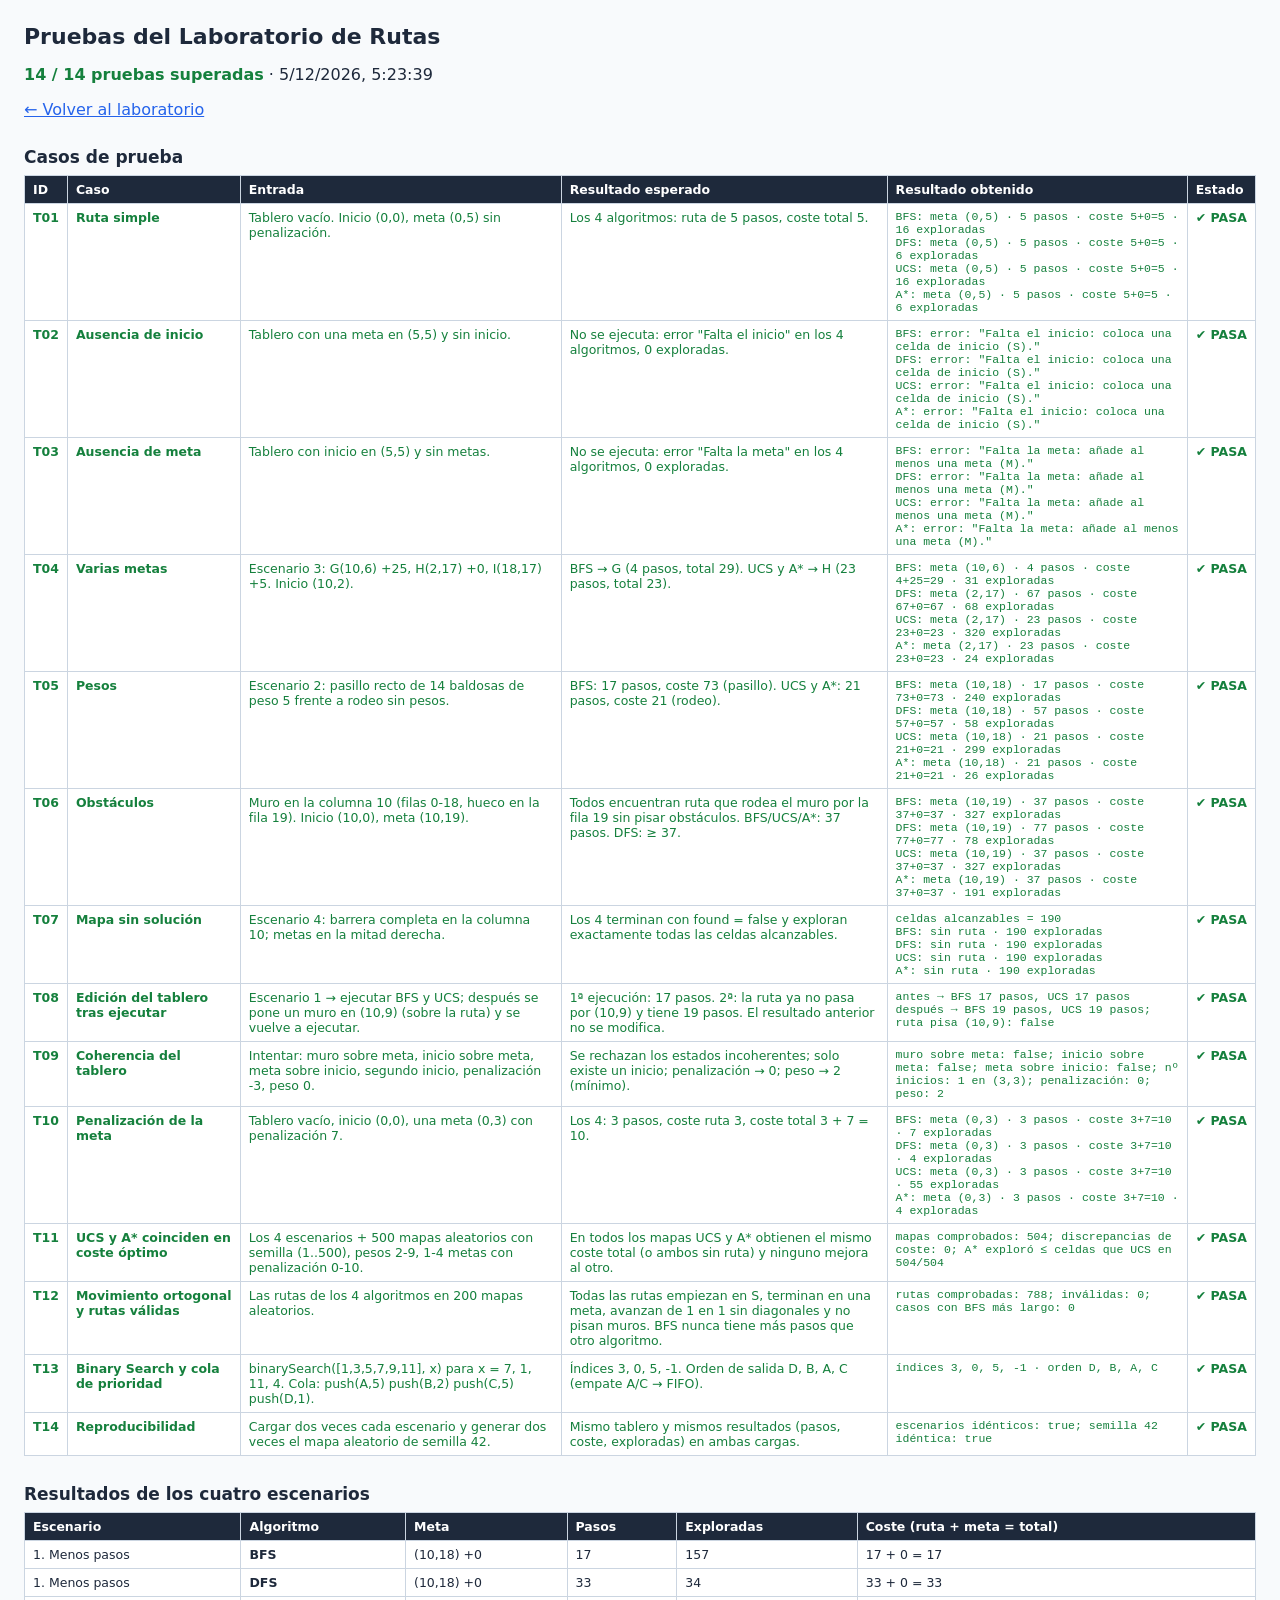
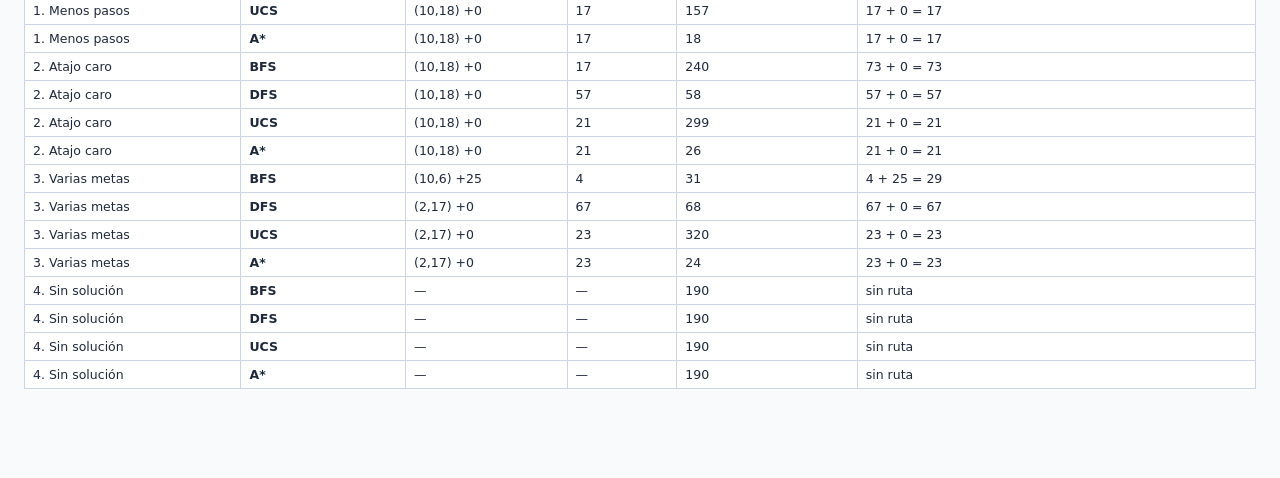
<file: tests/tests.html>
<!DOCTYPE html>
<html lang="es">
<head>
  <meta charset="UTF-8" />
  <meta name="viewport" content="width=device-width, initial-scale=1.0" />
  <title>Pruebas · Laboratorio de Rutas</title>
  <style>
    body { font-family: "Segoe UI", system-ui, sans-serif; margin: 24px; color: #1e293b; background: #f8fafc; }
    h1 { margin: 0 0 4px; font-size: 22px; }
    h2 { font-size: 17px; margin: 28px 0 8px; }
    a { color: #2563eb; }
    table { border-collapse: collapse; width: 100%; background: #fff; font-size: 12.5px; }
    th, td { border: 1px solid #cbd5e1; padding: 6px 8px; vertical-align: top; text-align: left; }
    th { background: #1e293b; color: #fff; }
    pre { margin: 0; white-space: pre-wrap; font-family: Consolas, monospace; font-size: 11.5px; }
    tr.ok .verdict { color: #15803d; font-weight: 700; white-space: nowrap; }
    tr.ko { background: #fef2f2; }
    tr.ko .verdict { color: #b91c1c; font-weight: 700; }
    .ok { color: #15803d; } .ko { color: #b91c1c; }
    #json { display: none; }
  </style>
</head>
<body>
  <h1>Pruebas del Laboratorio de Rutas</h1>
  <p id="summary">Ejecutando…</p>
  <p><a href="../index.html">← Volver al laboratorio</a></p>

  <h2>Casos de prueba</h2>
  <table>
    <thead><tr><th>ID</th><th>Caso</th><th>Entrada</th><th>Resultado esperado</th><th>Resultado obtenido</th><th>Estado</th></tr></thead>
    <tbody id="cases"></tbody>
  </table>

  <h2>Resultados de los cuatro escenarios</h2>
  <table>
    <thead><tr><th>Escenario</th><th>Algoritmo</th><th>Meta</th><th>Pasos</th><th>Exploradas</th><th>Coste (ruta + meta = total)</th></tr></thead>
    <tbody id="scenarios"></tbody>
  </table>

  <pre id="json"></pre>

  <script src="../js/grid.js"></script>
  <script src="../js/priorityQueue.js"></script>
  <script src="../js/algorithms.js"></script>
  <script src="../js/scenarios.js"></script>
  <script src="tests.js"></script>
</body>
</html>
</file>
<file: css/styles.css>
/* =====================================================================
   Laboratorio Rutas — hoja de estilos
   Estructura: variables · base · cabecera · paneles · mapa · métricas ·
   comparativa · responsive
   ===================================================================== */

:root {
  --bg: #eef2f7;
  --panel: #ffffff;
  --ink: #0f172a;
  --muted: #64748b;
  --line: #d6dde8;
  --accent: #2563eb;
  --radius: 12px;

  /* Celdas */
  --c-empty: #ffffff;
  --c-grid: #dbe3ee;
  --c-start: #16a34a;
  --c-goal: #e11d48;
  --c-wall: #334155;
  --c-weight: #fde68a;
  --c-weight-ink: #92400e;
  --c-frontier: #c4b5fd;
  --c-explored: #bae6fd;
  --c-path: #facc15;

  /* Algoritmos */
  --a-bfs: #2563eb;
  --a-dfs: #9333ea;
  --a-ucs: #ea580c;
  --a-astar: #0d9488;
}

* { box-sizing: border-box; }

body {
  margin: 0;
  font-family: "Segoe UI", system-ui, -apple-system, Roboto, sans-serif;
  color: var(--ink);
  background: var(--bg);
  font-size: 14px;
  line-height: 1.4;
}

h1, h2, h3, p { margin: 0; }
button, input, select { font: inherit; color: inherit; }

/* ------------------------------------------------------------ botones */
.btn {
  border: 1px solid var(--line);
  background: #fff;
  border-radius: 9px;
  padding: 8px 12px;
  font-weight: 600;
  cursor: pointer;
  white-space: nowrap;
  transition: background .15s, border-color .15s, transform .05s;
}
.btn:hover:not(:disabled) { border-color: #94a3b8; background: #f8fafc; }
.btn:active:not(:disabled) { transform: translateY(1px); }
.btn:disabled { opacity: .45; cursor: not-allowed; }
.btn:focus-visible, .tool:focus-visible, .scenario:focus-visible, .grid:focus-visible, .select:focus-visible {
  outline: 3px solid #93c5fd; outline-offset: 2px;
}
.btn-primary { background: var(--accent); border-color: var(--accent); color: #fff; }
.btn-primary:hover:not(:disabled) { background: #1d4ed8; }
.btn-dark { background: #1e293b; border-color: #1e293b; color: #fff; }
.btn-dark:hover:not(:disabled) { background: #0f172a; }
.btn-danger { color: #dc2626; border-color: #fecaca; }
.btn-danger:hover:not(:disabled) { background: #fef2f2; border-color: #f87171; }
.btn-small { padding: 6px 10px; font-size: 13px; }
.btn.is-active { background: #e0e7ff; border-color: #818cf8; }

/* ------------------------------------------------------------ cabecera */
.topbar {
  display: flex;
  align-items: center;
  justify-content: space-between;
  gap: 16px;
  flex-wrap: wrap;
  margin: 14px 14px 0;
  padding: 12px 18px;
  background: var(--panel);
  border: 1px solid var(--line);
  border-radius: var(--radius);
}
.brand { display: flex; align-items: center; gap: 12px; }
.logo { width: 44px; height: 44px; flex: none; }
.brand h1 { font-size: 22px; line-height: 1.05; letter-spacing: -.3px; }
.top-controls { display: flex; align-items: center; gap: 10px; flex-wrap: wrap; }
.speed {
  display: grid;
  grid-template-columns: auto auto;
  column-gap: 8px;
  align-items: center;
  font-size: 12px;
  font-weight: 700;
  text-transform: uppercase;
  color: var(--muted);
  letter-spacing: .4px;
}
.speed input { grid-row: span 2; width: 120px; accent-color: var(--accent); }
.speed span { grid-column: 1; }
.speed small { grid-column: 1; font-size: 12px; color: var(--ink); text-transform: none; letter-spacing: 0; }
.check { display: flex; align-items: center; gap: 6px; font-size: 12.5px; line-height: 1.15; cursor: pointer; }
.check input { width: 17px; height: 17px; accent-color: var(--accent); }

/* ------------------------------------------------------------ layout */
.layout {
  display: grid;
  grid-template-columns: minmax(290px, 350px) minmax(0, 1fr) minmax(310px, 370px);
  gap: 14px;
  margin: 14px;
  align-items: start;
}
.panel {
  background: var(--panel);
  border: 1px solid var(--line);
  border-radius: var(--radius);
  padding: 14px;
}
.panel-title { font-size: 20px; margin-bottom: 10px; }
.card {
  border: 1px solid var(--line);
  border-radius: 10px;
  padding: 10px;
  margin-bottom: 10px;
}
.card:last-child { margin-bottom: 0; }
.card h3 { font-size: 13px; text-transform: uppercase; letter-spacing: .5px; color: var(--muted); margin-bottom: 8px; }
.select {
  width: 100%;
  padding: 8px;
  border: 1px solid var(--line);
  border-radius: 8px;
  background: #fff;
}

/* escenarios */
.scenario-grid { display: grid; grid-template-columns: 1fr 1fr; gap: 6px; }
.scenario {
  text-align: left;
  border: 1px solid var(--line);
  border-radius: 8px;
  background: #f8fafc;
  padding: 7px;
  cursor: pointer;
  min-height: 62px;
}
.scenario strong { display: block; font-size: 12.5px; }
.scenario small { display: block; font-size: 11px; color: var(--muted); line-height: 1.25; margin-top: 2px; }
.scenario .num {
  display: inline-grid; place-items: center;
  width: 17px; height: 17px; border-radius: 50%;
  background: #1e293b; color: #fff; font-size: 10.5px; margin-right: 4px;
}
.scenario:hover { border-color: #94a3b8; }
.scenario.active { border-color: var(--accent); background: #eff6ff; box-shadow: inset 0 0 0 1px var(--accent); }

/* herramientas */
.tools { display: grid; grid-template-columns: minmax(0, 1fr) minmax(0, 1fr); gap: 6px; }
.tool {
  display: flex; align-items: center; gap: 6px;
  border: 1px solid var(--line); background: #fff; border-radius: 8px;
  padding: 7px 7px; cursor: pointer; font-size: 12.5px; font-weight: 600; min-width: 0;
}
.tool kbd { margin-left: auto; font-size: 10px; color: var(--muted); border: 1px solid var(--line); border-radius: 4px; padding: 0 4px; }
.tool.wide { grid-column: span 2; }
.tool.active { border-color: var(--accent); background: #eff6ff; box-shadow: inset 0 0 0 1px var(--accent); }
.inputs { display: grid; gap: 6px; margin-top: 10px; }
.inputs label { display: flex; align-items: center; justify-content: space-between; gap: 8px; font-size: 12.5px; }
.inputs input { width: 70px; padding: 5px 7px; border: 1px solid var(--line); border-radius: 7px; text-align: right; }
.hint { margin-top: 8px; font-size: 11.5px; color: var(--muted); }

/* muestras de color (leyenda, herramientas) */
.sw { display: inline-block; width: 14px; height: 14px; border-radius: 3px; flex: none; border: 1px solid rgba(15, 23, 42, .18); }
.sw-empty { background: var(--c-empty); }
.sw-start { background: var(--c-start); }
.sw-goal { background: var(--c-goal); }
.sw-wall { background: var(--c-wall); }
.sw-weight { background: var(--c-weight); }
.sw-frontier { background: var(--c-frontier); }
.sw-explored { background: var(--c-explored); }
.sw-path { background: var(--c-path); }

/* ------------------------------------------------------------ mapa */
.map-toolbar {
  display: flex; align-items: center; gap: 12px;
  border: 1px solid var(--line); border-radius: 10px; padding: 8px 12px; margin-bottom: 12px;
}
.map-toolbar h2 { font-size: 15px; white-space: nowrap; }
.map-toolbar p { flex: 1; font-size: 12.5px; color: var(--muted); text-align: center; }
.board-wrap { display: flex; justify-content: center; }
.board {
  position: relative;
  width: min(100%, 640px);
  aspect-ratio: 1 / 1; /* tablero siempre cuadrado */
}
.grid {
  position: absolute; inset: 0;
  display: grid;
  grid-template-columns: repeat(20, 1fr);
  grid-template-rows: repeat(20, 1fr);
  border: 2px solid #1e293b;
  border-radius: 4px;
  overflow: hidden;
  background: var(--c-grid);
  touch-action: none;
  user-select: none;
  cursor: crosshair;
}
.cell {
  position: relative;
  background: var(--c-empty);
  box-shadow: inset 0 0 0 .5px var(--c-grid);
  display: grid; place-items: center;
  font-size: clamp(8px, 1.5vw, 12px);
  font-weight: 700;
  line-height: 1;
  transition: background-color .12s;
}
.cell.weight { background: var(--c-weight); color: var(--c-weight-ink); }
.cell.wall { background: var(--c-wall); }
.cell.frontier { background: var(--c-frontier); }
.cell.explored { background: var(--c-explored); }
.cell.weight.explored, .cell.weight.frontier { background-image: linear-gradient(135deg, var(--c-weight) 0 45%, transparent 45%); }
.cell.path { background: var(--c-path); }
.cell.current { box-shadow: inset 0 0 0 2px #1e293b; }
.cell.start { background: var(--c-start); color: #fff; }
.cell.goal { background: var(--c-goal); color: #fff; font-size: clamp(7px, 1.2vw, 10px); flex-direction: column; }
.cell.goal.chosen { box-shadow: inset 0 0 0 3px var(--c-path); }
.cell.cursor { outline: 3px solid #f59e0b; outline-offset: -3px; z-index: 1; }
.grid:not(:focus-visible) .cell.cursor { outline: none; }
.cell.flash { animation: flash .6s ease 2; }
@keyframes flash { 50% { background: #fecaca; } }

.routes { position: absolute; inset: 2px; width: calc(100% - 4px); height: calc(100% - 4px); pointer-events: none; }
.routes polyline { fill: none; stroke-linecap: round; stroke-linejoin: round; stroke-width: .16; opacity: .92; }
.routes circle { stroke: #fff; stroke-width: .06; }

.legend {
  display: flex; flex-wrap: wrap; justify-content: center; gap: 6px 16px;
  list-style: none; padding: 10px 0 0; margin: 12px 0 0; border-top: 1px solid var(--line);
  font-size: 12.5px;
}
.legend li { display: flex; align-items: center; gap: 6px; }

/* ------------------------------------------------------------ métricas */
.status { border-left: 5px solid var(--accent); }
.status[data-kind="ok"] { border-left-color: #16a34a; background: #f0fdf4; }
.status[data-kind="fail"] { border-left-color: #dc2626; background: #fef2f2; }
.status[data-kind="warn"] { border-left-color: #f59e0b; background: #fffbeb; }
.status[data-kind="run"] { border-left-color: #7c3aed; background: #f5f3ff; }
.status-title { font-weight: 700; font-size: 15px; }
.status-text { font-size: 12.5px; color: #334155; margin-top: 4px; }

.metrics { display: grid; grid-template-columns: 1fr 1fr; gap: 8px; margin-bottom: 10px; }
.metric { border: 1px solid var(--line); border-radius: 10px; padding: 8px 10px; }
.metric span, .total span { display: block; font-size: 11.5px; text-transform: uppercase; letter-spacing: .4px; color: var(--muted); font-weight: 600; }
.metric strong { font-size: 24px; font-variant-numeric: tabular-nums; }
.total { background: #0f172a; color: #fff; border-color: #0f172a; }
.total span { color: #94a3b8; }
.total strong { display: block; font-size: 32px; font-variant-numeric: tabular-nums; }
.total small { color: #cbd5e1; font-size: 12px; }

.explain h4 { margin: 0 0 6px; font-size: 14px; }
.explain p { font-size: 12.5px; margin-bottom: 6px; color: #334155; }
.explain dl { margin: 0; font-size: 12px; display: grid; gap: 4px; }
.explain dt { font-weight: 700; color: var(--muted); font-size: 11px; text-transform: uppercase; }
.explain dd { margin: 0 0 4px; }

/* ------------------------------------------------------------ comparativa */
.compare { margin: 0 14px 14px; }
.compare-head { display: flex; flex-wrap: wrap; align-items: center; gap: 12px 24px; margin-bottom: 12px; }
.compare-head .panel-title { margin: 0; }
.compare-controls { display: flex; align-items: center; gap: 10px; flex-wrap: wrap; }
.route-select { display: flex; align-items: center; gap: 8px; font-size: 12.5px; font-weight: 600; }
.route-select .select { width: 130px; padding: 7px 8px; font-weight: 600; }
.alg-legend { display: flex; gap: 14px; list-style: none; margin: 0; padding: 0; font-size: 12.5px; font-weight: 600; }
.alg-legend li { display: flex; align-items: center; gap: 6px; }
.line { display: inline-block; width: 22px; height: 5px; border-radius: 3px; }
.l-bfs { background: var(--a-bfs); } .l-dfs { background: var(--a-dfs); }
.l-ucs { background: var(--a-ucs); } .l-astar { background: var(--a-astar); }

.table-wrap { overflow-x: auto; border: 1px solid var(--line); border-radius: 10px; }
.compare-table { width: 100%; border-collapse: collapse; font-size: 13.5px; }
.compare-table th, .compare-table td { padding: 8px 12px; text-align: left; border-bottom: 1px solid var(--line); white-space: nowrap; }
.compare-table th { background: #f1f5f9; font-size: 12px; text-transform: uppercase; letter-spacing: .4px; color: #475569; }
.compare-table tbody tr:last-child td { border-bottom: 0; }
.compare-table tbody tr { cursor: pointer; }
.compare-table tbody tr:hover { background: #f8fafc; }
.compare-table tbody tr.selected { background: #eff6ff; }
.compare-table td.best { font-weight: 800; color: #15803d; }
.compare-table td.num { font-variant-numeric: tabular-nums; }
.compare-table .empty td { color: var(--muted); text-align: center; cursor: default; }
.compare-table.stale { opacity: .45; }
.alg-name { display: flex; align-items: center; gap: 8px; font-weight: 700; }
.conclusions { margin-top: 12px; font-size: 13px; }
.conclusions ul { margin: 6px 0 0; padding-left: 20px; }
.conclusions li { margin-bottom: 3px; }
.conclusions .stale-note { color: #b45309; font-weight: 600; }

.footer {
  display: flex; flex-wrap: wrap; gap: 8px 20px; justify-content: center;
  padding: 6px 14px 20px; font-size: 12.5px; color: var(--muted);
}
.footer a { color: var(--accent); }

/* ------------------------------------------------------------ responsive */
@media (max-width: 1250px) {
  .layout { grid-template-columns: 300px minmax(0, 1fr); }
  .layout > aside:last-child { grid-column: 1 / -1; display: grid; grid-template-columns: repeat(auto-fit, minmax(220px, 1fr)); gap: 10px; }
  .layout > aside:last-child .panel-title { grid-column: 1 / -1; }
  .layout > aside:last-child > * { margin: 0; }
}
@media (max-width: 760px) {
  .topbar, .layout, .compare { margin-left: 8px; margin-right: 8px; }
  .layout { grid-template-columns: 1fr; }
  .map-panel { order: -1; }
  .map-toolbar { flex-wrap: wrap; }
  .map-toolbar p { text-align: left; flex-basis: 100%; order: 3; }
  .top-controls .btn { padding: 7px 9px; }
}

/* ------------------------------------------------------------ colores de los cuadros */
.panel-title { display: flex; align-items: center; gap: 8px; }
.panel-title::before { content: ""; width: 6px; height: 20px; border-radius: 3px; background: var(--accent); }
.compare .panel-title::before { background: linear-gradient(var(--a-bfs) 0 25%, var(--a-dfs) 0 50%, var(--a-ucs) 0 75%, var(--a-astar) 0); }

.card.c-blue { background: #eff6ff; border-color: #bfdbfe; }
.card.c-blue h3 { color: #1d4ed8; }
.card.c-violet { background: #f5f3ff; border-color: #ddd6fe; }
.card.c-violet h3 { color: #6d28d9; }
.card.c-violet .scenario { background: #fff; }
.card.c-violet .scenario.active { background: #ede9fe; border-color: #7c3aed; box-shadow: inset 0 0 0 1px #7c3aed; }
.card.c-green { background: #f0fdf4; border-color: #bbf7d0; }
.card.c-green h3 { color: #15803d; }
.card.c-green .tool.active { border-color: #16a34a; background: #dcfce7; box-shadow: inset 0 0 0 1px #16a34a; }

.metric { border-top-width: 4px; }
.metric.m-explored { background: #f0f9ff; border-color: #bae6fd; border-top-color: #0284c7; }
.metric.m-explored strong { color: #0369a1; }
.metric.m-steps { background: #eef2ff; border-color: #c7d2fe; border-top-color: #4f46e5; }
.metric.m-steps strong { color: #4338ca; }
.metric.m-path { background: #fffbeb; border-color: #fde68a; border-top-color: #d97706; }
.metric.m-path strong { color: #b45309; }
.metric.m-goal { background: #fff1f2; border-color: #fecdd3; border-top-color: #e11d48; }
.metric.m-goal strong { color: #be123c; }
.total { background: linear-gradient(135deg, #0f172a, #1e3a8a); }

.explain { border-left: 5px solid var(--muted); }
.explain[data-alg="bfs"] { border-left-color: var(--a-bfs); background: #eff6ff; }
.explain[data-alg="dfs"] { border-left-color: var(--a-dfs); background: #faf5ff; }
.explain[data-alg="ucs"] { border-left-color: var(--a-ucs); background: #fff7ed; }
.explain[data-alg="astar"] { border-left-color: var(--a-astar); background: #f0fdfa; }
.explain[data-alg="bfs"] h4 { color: #1d4ed8; }
.explain[data-alg="dfs"] h4 { color: #7e22ce; }
.explain[data-alg="ucs"] h4 { color: #c2410c; }
.explain[data-alg="astar"] h4 { color: #0f766e; }

.compare-table th { background: #1e293b; color: #fff; }
.compare-table tbody tr[data-alg="bfs"] td:first-child { box-shadow: inset 4px 0 0 var(--a-bfs); }
.compare-table tbody tr[data-alg="dfs"] td:first-child { box-shadow: inset 4px 0 0 var(--a-dfs); }
.compare-table tbody tr[data-alg="ucs"] td:first-child { box-shadow: inset 4px 0 0 var(--a-ucs); }
.compare-table tbody tr[data-alg="astar"] td:first-child { box-shadow: inset 4px 0 0 var(--a-astar); }
.compare-table tbody tr[data-alg="bfs"] { background: #f5f9ff; }
.compare-table tbody tr[data-alg="dfs"] { background: #fbf8ff; }
.compare-table tbody tr[data-alg="ucs"] { background: #fffaf5; }
.compare-table tbody tr[data-alg="astar"] { background: #f5fdfc; }
.compare-table tbody tr.selected { outline: 2px solid var(--accent); outline-offset: -2px; }
.compare-table td.best { background: #dcfce7; }
.conclusions { background: #f0fdf4; border: 1px solid #bbf7d0; border-left: 5px solid #16a34a; border-radius: 10px; padding: 10px 14px; }
.conclusions:empty { display: none; }
</file>
